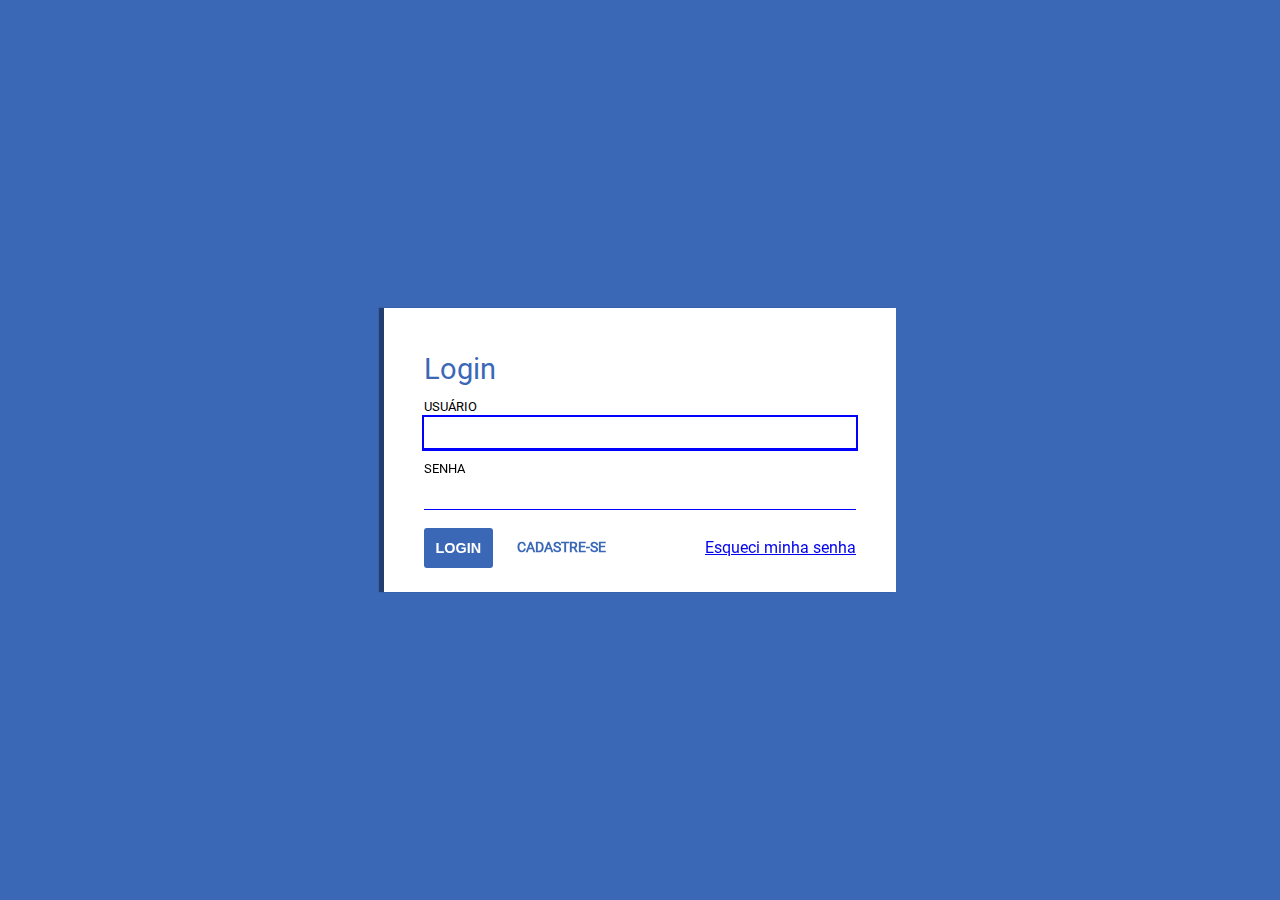
<file: Login-cadastro/index.html>
<!DOCTYPE html>
<html lang="pt-br">
<head>
    <meta charset="UTF-8">
    
    <title>Login</title>

    <link rel="stylesheet" href="estilo.css">
</head>
<body>
    <form action="" method="post" class="log">
         <fieldset class="log_group">
            <legend class="log_group_title">Login</legend>

            <label for="username" class="log_group_lab">Usuário</label>
            <input type="text" id="username" name="username" class="log_group_put" autofocus required>
            <!-- Colocando o autofocus para o usuário pode interagir rapidamente a seu login. -->

            <label for="password" class="log_group_lab">Senha</label>
            <input type="password" id="password" name="password" class="log_group_put" required>
            
            <!-- Dividindo a parte final da flex-box-->
            <div class="wrap-btn">
                <div class="login-container">
                    <input type="submit" value="Login" class="btn-login">
                    <a href="cadastro.html" class="btn-cadastra">Cadastre-se</a>
                </div>

                <span><a href="cadastro.html">Esqueci minha senha</a></span>
            </div>
           
        </fieldset>
    </form>    
</body>
</html>
</file>
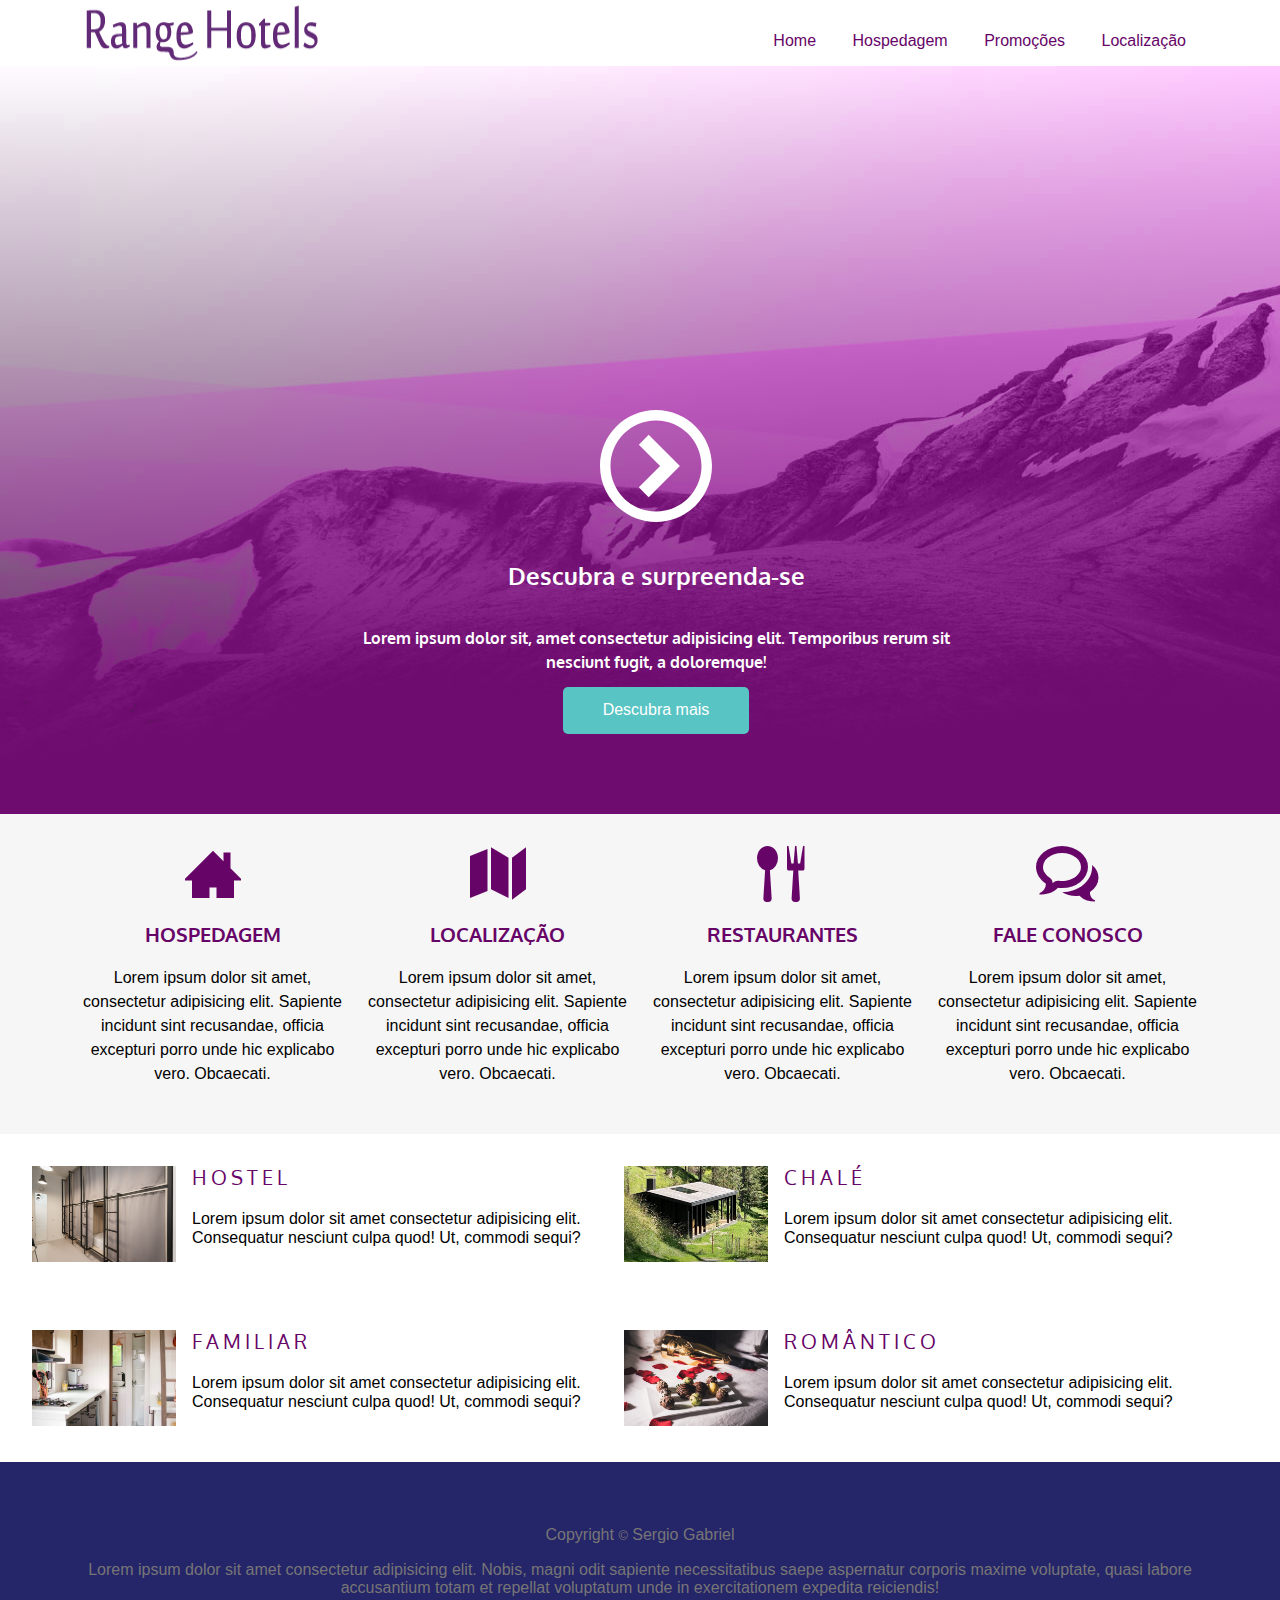
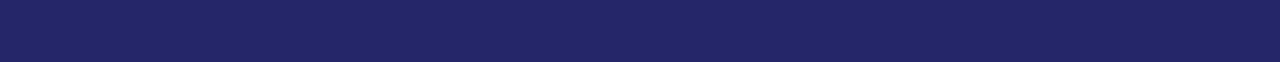
<file: Projeto-AngelsHosters/index.html>
<!DOCTYPE html>
<html lang="en">
<head>
    <meta charset="UTF-8">
    <meta name="viewport" content="width=device-width, initial-scale=1.0">
    <title>Angel Hosters</title>

    <link rel="preconnect" href="https://fonts.googleapis.com">
    <link rel="preconnect" href="https://fonts.gstatic.com" crossorigin>
    <link href="https://fonts.googleapis.com/css2?family=Oxygen:wght@300;400;700&display=swap" rel="stylesheet">

    <link rel="stylesheet" href="assets/icomoon-icon/style.css">

    <link rel="stylesheet" href="css/normalize.css">
    <link rel="stylesheet" href="css/style-sheet.css">
</head>
<body>
    <main>
        <header class="angels-header limiter">
            <img src="images/logo_mob.png" alt="Logo Angel Hosters">
            <nav>
                <ul class="angels-header-nav">
                    <li><a href="#">Home</a></li>
                    <li><a href="#">Hospedagem</a></li>
                    <li><a href="#">Promoções</a></li>
                    <li><a href="#">Localização</a></li>
                </ul>
            </nav>
        </header>
    
        <section class="heroAngels">
            <div class="limiter">
                <div class="heroAngels-iconPlay">
                    <img src="images/icon_play.svg" alt="">
                </div>
                <h1 class="heroAngels-title">
                Descubra e surpreenda-se
                </h1>
                <h2 class="heroAngels-subtitle">Lorem ipsum dolor sit, amet consectetur adipisicing elit. Temporibus rerum sit nesciunt fugit, a doloremque!</h2>

                <a href="#" class="heroAngels-btn">Descubra mais</a>
            </div>
        </section>

        <section class="middleContent">
        
            <div class="limiter row">

                <article class="col col-sm-12 col-md-6 col-xl-3">
                    <a href="#">
                        <span class="icon-home3"></span>
                        <h3 class="middleContent-title">Hospedagem</h3>
                        <p>Lorem ipsum dolor sit amet, consectetur adipisicing elit. Sapiente incidunt sint recusandae, officia excepturi porro unde hic explicabo vero. Obcaecati.</p>
                    </a>
                </article>

                <article class="col col-sm-12 col-md-6 col-xl-3">
                    <a href="#">
                        <span class="icon-map"></span>
                        <h3 class="middleContent-title">Localização</h3>
                        <p>Lorem ipsum dolor sit amet, consectetur adipisicing elit. Sapiente incidunt sint recusandae, officia excepturi porro unde hic explicabo vero. Obcaecati.</p>
                    </a>
                </article>

                <article class="col col-sm-12 col-md-6 col-xl-3">
                
                    <a href="#">
                        <span class="icon-spoon-knife"></span>
                        <h3 class="middleContent-title">Restaurantes</h3>
                        <p>Lorem ipsum dolor sit amet, consectetur adipisicing elit. Sapiente incidunt sint recusandae, officia excepturi porro unde hic explicabo vero. Obcaecati.</p>
                    </a>
                </article>

                <article class="col col-sm-12 col-md-6 col-xl-3">

                    <a href="#">
                        <span class="icon-bubbles4"></span>
                        <h3 class="middleContent-title">Fale Conosco</h3>
                        <p>Lorem ipsum dolor sit amet, consectetur adipisicing elit. Sapiente incidunt sint recusandae, officia excepturi porro unde hic explicabo vero. Obcaecati.</p>
                    </a>
                </article>
            </div>
        </section>

        <section class="mainContent">
            <div class="row maxWidth">
                <article class="mainContent-article col-sm-12 col-xl-6">
                    <div class="mainContent-img">
                        <img src="images/hostel.png" alt="Hostel">
                    </div>
                    <div class="mainContent-text">
                        <h3 class="mainContent-title">Hostel</h3>
                        <p>Lorem ipsum dolor sit amet consectetur adipisicing elit. Consequatur nesciunt culpa quod! Ut, commodi sequi?</p>
                    </div>
                </article>

                <article class="mainContent-article col-sm-12 col-xl-6">
                    <div class="mainContent-img">
                        <img src="images/chale.png" alt="Chalé">
                    </div>
                    <div class="mainContent-text">
                        <h3 class="mainContent-title">Chalé</h3>
                        <p>Lorem ipsum dolor sit amet consectetur adipisicing elit. Consequatur nesciunt culpa quod! Ut, commodi sequi?</p>
                    </div>
                </article>

                <article class="mainContent-article col-sm-12 col-xl-6">
                    <div class="mainContent-img">
                        <img src="images/familiar.png" alt="Familiar">
                    </div>
                    <div class="mainContent-text">
                        <h3 class="mainContent-title">Familiar</h3>
                        <p>Lorem ipsum dolor sit amet consectetur adipisicing elit. Consequatur nesciunt culpa quod! Ut, commodi sequi?</p>
                    </div>
                </article>

                <article class="mainContent-article col-sm-12 col-xl-6">
                    <div class="mainContent-img">
                        <img src="images/romantico.png" alt="Romântico">
                    </div>
                    <div class="mainContent-text">
                        <h3 class="mainContent-title">Romântico</h3>
                        <p>Lorem ipsum dolor sit amet consectetur adipisicing elit. Consequatur nesciunt culpa quod! Ut, commodi sequi?</p>
                    </div>
                </article>
            </div>
        </section>

        <footer class="footerAngels">
            <p class="footerAngels-copy">Copyright <small>&copy;</small> Sergio Gabriel</p>
            <p>Lorem ipsum dolor sit amet consectetur adipisicing elit. Nobis, magni odit sapiente necessitatibus saepe aspernatur corporis maxime voluptate, quasi labore accusantium totam et repellat voluptatum unde in exercitationem expedita reiciendis!</p>
        </footer>

    </main>
</body>
</html>
</file>
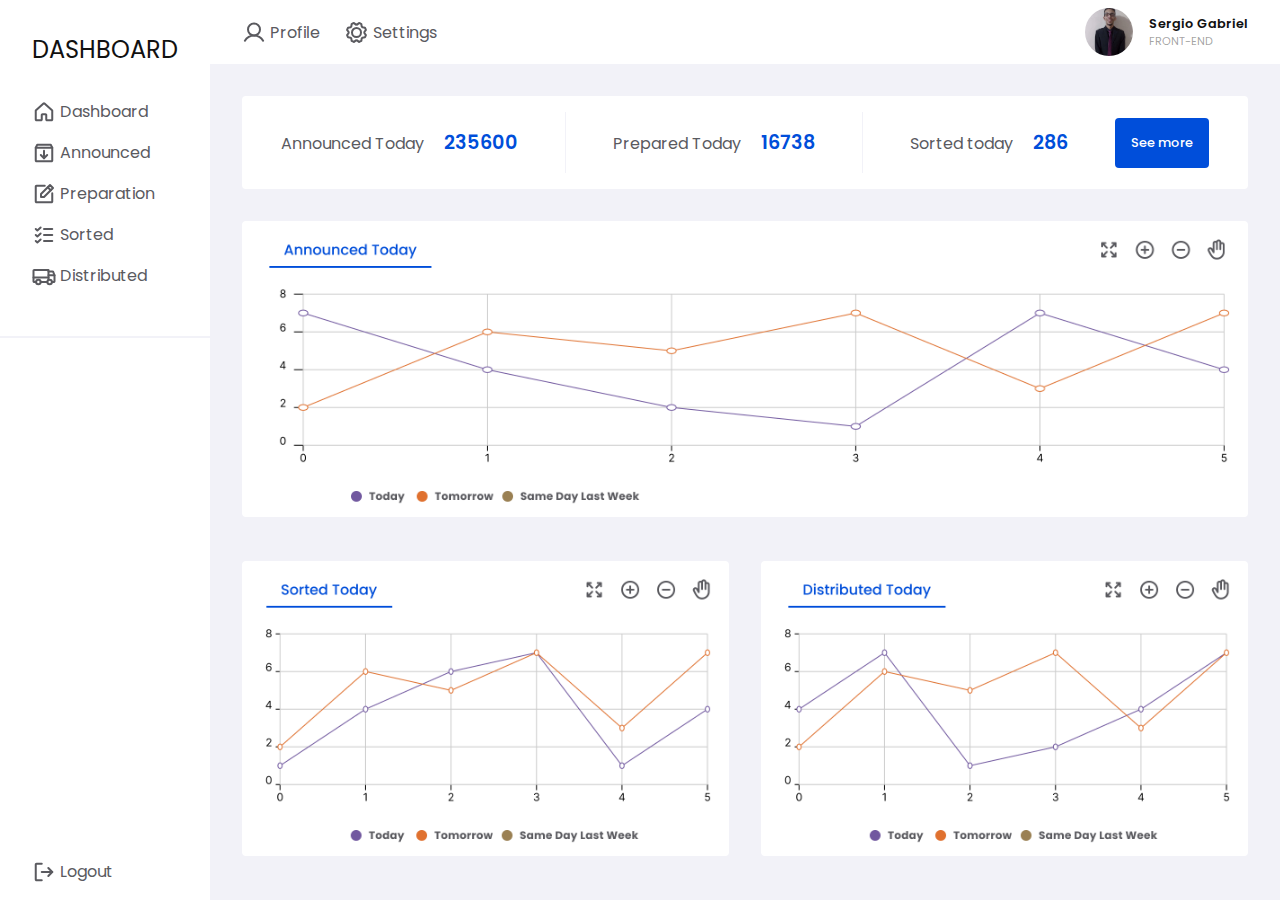
<file: Projeto-dashboard/index.html>
<!DOCTYPE html>
<html lang="pt-br">

<head>
    <meta charset="UTF-8">
    <meta name="viewport" content="width=device-width, initial-scale=1.0">
    <title>Project Dashboard</title>
    <link rel="preconnect" href="https://fonts.googleapis.com">
    <link rel="preconnect" href="https://fonts.gstatic.com" crossorigin>
    <link href="https://fonts.googleapis.com/css2?family=Poppins:wght@500;600&display=swap" rel="stylesheet">
    <link rel="stylesheet" href="estilo.css">
</head>

<body>
    <nav class="mainNav">
        <a href="index.html" class="mainNav_linkLogo">Dashboard</a>

        <div class="mainNav_menus">
            <ul class="mainNav_menu">
                <li>
                    <a href="#">
                        <svg width="24" height="24" viewBox="0 0 24 24" fill="none" xmlns="http://www.w3.org/2000/svg">
                            <path
                                d="M14.25 19.499V14.999C14.25 14.8001 14.171 14.6093 14.0303 14.4686C13.8897 14.328 13.6989 14.249 13.5 14.249H10.5C10.3011 14.249 10.1103 14.328 9.96967 14.4686C9.82902 14.6093 9.75 14.8001 9.75 14.999V19.499C9.75 19.6979 9.67098 19.8887 9.53033 20.0293C9.38968 20.17 9.19891 20.249 9 20.249H4.5C4.30109 20.249 4.11032 20.17 3.96967 20.0293C3.82902 19.8887 3.75 19.6979 3.75 19.499V10.8271C3.75168 10.7233 3.77411 10.6209 3.81597 10.5259C3.85783 10.4309 3.91828 10.3453 3.99375 10.274L11.4937 3.45836C11.632 3.33187 11.8126 3.26172 12 3.26172C12.1874 3.26172 12.368 3.33187 12.5062 3.45836L20.0062 10.274C20.0817 10.3453 20.1422 10.4309 20.184 10.5259C20.2259 10.6209 20.2483 10.7233 20.25 10.8271V19.499C20.25 19.6979 20.171 19.8887 20.0303 20.0293C19.8897 20.17 19.6989 20.249 19.5 20.249H15C14.8011 20.249 14.6103 20.17 14.4697 20.0293C14.329 19.8887 14.25 19.6979 14.25 19.499Z"
                                stroke="#5A5A5F" stroke-width="2" stroke-linecap="round" stroke-linejoin="round" />
                        </svg>
                        Dashboard
                    </a>
                </li>

                <li>
                    <a href="#">
                        <svg width="24" height="24" viewBox="0 0 24 24" fill="none" xmlns="http://www.w3.org/2000/svg">
                            <path
                                d="M19.5 20.25H4.5C4.30109 20.25 4.11032 20.171 3.96967 20.0303C3.82902 19.8897 3.75 19.6989 3.75 19.5V6.75L5.25 3.75H18.75L20.25 6.75V19.5C20.25 19.6989 20.171 19.8897 20.0303 20.0303C19.8897 20.171 19.6989 20.25 19.5 20.25Z"
                                stroke="#5A5A5F" stroke-width="2" stroke-linecap="round" stroke-linejoin="round" />
                            <path d="M8.82227 14.0703L12.0004 17.2484L15.1785 14.0703" stroke="#5A5A5F" stroke-width="2"
                                stroke-linecap="round" stroke-linejoin="round" />
                            <path d="M12 9.75V17.25" stroke="#5A5A5F" stroke-width="2" stroke-linecap="round"
                                stroke-linejoin="round" />
                            <path d="M3.75 6.75H20.25" stroke="#5A5A5F" stroke-width="2" stroke-linecap="round"
                                stroke-linejoin="round" />
                        </svg>
                        Announced
                    </a>
                </li>

                <li>
                    <a href="#">
                        <svg width="24" height="24" viewBox="0 0 24 24" fill="none" xmlns="http://www.w3.org/2000/svg">
                            <path d="M12 15H9V12L18 3L21 6L12 15Z" stroke="#5A5A5F" stroke-width="2"
                                stroke-linecap="round" stroke-linejoin="round" />
                            <path d="M15.75 5.25L18.75 8.25" stroke="#5A5A5F" stroke-width="2" stroke-linecap="round"
                                stroke-linejoin="round" />
                            <path
                                d="M20.25 11.25V19.5C20.25 19.6989 20.171 19.8897 20.0303 20.0303C19.8897 20.171 19.6989 20.25 19.5 20.25H4.5C4.30109 20.25 4.11032 20.171 3.96967 20.0303C3.82902 19.8897 3.75 19.6989 3.75 19.5V4.5C3.75 4.30109 3.82902 4.11032 3.96967 3.96967C4.11032 3.82902 4.30109 3.75 4.5 3.75H12.75"
                                stroke="#5A5A5F" stroke-width="2" stroke-linecap="round" stroke-linejoin="round" />
                        </svg>
                        Preparation
                    </a>
                </li>

                <li>
                    <a href="#">
                        <svg width="24" height="24" viewBox="0 0 24 24" fill="none" xmlns="http://www.w3.org/2000/svg">
                            <path d="M12 12H20.25" stroke="#5A5A5F" stroke-width="2" stroke-linecap="round"
                                stroke-linejoin="round" />
                            <path d="M12 6H20.25" stroke="#5A5A5F" stroke-width="2" stroke-linecap="round"
                                stroke-linejoin="round" />
                            <path d="M12 18H20.25" stroke="#5A5A5F" stroke-width="2" stroke-linecap="round"
                                stroke-linejoin="round" />
                            <path d="M8.625 4.5L5.37187 7.5L3.75 6" stroke="#5A5A5F" stroke-width="2"
                                stroke-linecap="round" stroke-linejoin="round" />
                            <path d="M8.625 10.5L5.37187 13.5L3.75 12" stroke="#5A5A5F" stroke-width="2"
                                stroke-linecap="round" stroke-linejoin="round" />
                            <path d="M8.625 16.5L5.37187 19.5L3.75 18" stroke="#5A5A5F" stroke-width="2"
                                stroke-linecap="round" stroke-linejoin="round" />
                        </svg>
                        Sorted
                    </a>
                </li>

                <li>
                    <a href="#">

                        <svg width="24" height="24" viewBox="0 0 24 24" fill="none" xmlns="http://www.w3.org/2000/svg">
                            <path
                                d="M16.5 7.50002H20.4938C20.6432 7.49904 20.7894 7.54329 20.9132 7.62695C21.037 7.71061 21.1326 7.82977 21.1875 7.96877L22.5 11.25"
                                stroke="#5A5A5F" stroke-width="2" stroke-linecap="round" stroke-linejoin="round" />
                            <path d="M1.5 13.5H16.5" stroke="#5A5A5F" stroke-width="2" stroke-linecap="round"
                                stroke-linejoin="round" />
                            <path
                                d="M17.625 20.25C18.8676 20.25 19.875 19.2426 19.875 18C19.875 16.7574 18.8676 15.75 17.625 15.75C16.3824 15.75 15.375 16.7574 15.375 18C15.375 19.2426 16.3824 20.25 17.625 20.25Z"
                                stroke="#5A5A5F" stroke-width="2" stroke-miterlimit="10" />
                            <path
                                d="M6.375 20.25C7.61764 20.25 8.625 19.2426 8.625 18C8.625 16.7574 7.61764 15.75 6.375 15.75C5.13236 15.75 4.125 16.7574 4.125 18C4.125 19.2426 5.13236 20.25 6.375 20.25Z"
                                stroke="#5A5A5F" stroke-width="2" stroke-miterlimit="10" />
                            <path d="M15.375 18H8.625" stroke="#5A5A5F" stroke-width="2" stroke-linecap="round"
                                stroke-linejoin="round" />
                            <path
                                d="M4.125 18H2.25C2.05109 18 1.86032 17.921 1.71967 17.7803C1.57902 17.6397 1.5 17.4489 1.5 17.25V6.75C1.5 6.55109 1.57902 6.36032 1.71967 6.21967C1.86032 6.07902 2.05109 6 2.25 6H16.5V16.05"
                                stroke="#5A5A5F" stroke-width="2" stroke-linecap="round" stroke-linejoin="round" />
                            <path
                                d="M16.5 11.25H22.5V17.25C22.5 17.4489 22.421 17.6397 22.2803 17.7803C22.1397 17.921 21.9489 18 21.75 18H19.875"
                                stroke="#5A5A5F" stroke-width="2" stroke-linecap="round" stroke-linejoin="round" />
                        </svg>
                        Distributed
                    </a>
                </li>


            </ul>

            <ul class="mainNav_menu">
                <li>
                    <a href="#">
                        <svg width="24" height="24" viewBox="0 0 24 24" fill="none" xmlns="http://www.w3.org/2000/svg">
                            <path d="M16.3125 8.0625L20.25 12L16.3125 15.9375" stroke="#5A5A5F" stroke-width="2"
                                stroke-linecap="round" stroke-linejoin="round" />
                            <path d="M9.75 12H20.25" stroke="#5A5A5F" stroke-width="2" stroke-linecap="round"
                                stroke-linejoin="round" />
                            <path
                                d="M9.75 20.25H4.5C4.30109 20.25 4.11032 20.171 3.96967 20.0303C3.82902 19.8897 3.75 19.6989 3.75 19.5V4.5C3.75 4.30109 3.82902 4.11032 3.96967 3.96967C4.11032 3.82902 4.30109 3.75 4.5 3.75H9.75"
                                stroke="#5A5A5F" stroke-width="2" stroke-linecap="round" stroke-linejoin="round" />
                        </svg>
                        Logout
                    </a>
                </li>
            </ul>
        </div>
    </nav>

    <header class="topnav">
        <nav>
            <ul class="topnav_menu">
                <li>
                    <a href="#">
                        <svg width="24" height="25" viewBox="0 0 24 25" fill="none" xmlns="http://www.w3.org/2000/svg">
                            <path
                                d="M12 15.5C15.3137 15.5 18 12.8137 18 9.5C18 6.18629 15.3137 3.5 12 3.5C8.68629 3.5 6 6.18629 6 9.5C6 12.8137 8.68629 15.5 12 15.5Z"
                                stroke="#5A5A5F" stroke-width="2" stroke-miterlimit="10" />
                            <path
                                d="M2.90625 20.7508C3.82775 19.1544 5.15328 17.8287 6.74958 16.907C8.34588 15.9853 10.1567 15.5 12 15.5C13.8433 15.5 15.6541 15.9853 17.2504 16.907C18.8467 17.8287 20.1722 19.1544 21.0938 20.7508"
                                stroke="#5A5A5F" stroke-width="2" stroke-linecap="round" stroke-linejoin="round" />
                        </svg>
                        Profile
                    </a>
                </li>

                <li>
                    <a href="#">
                        <svg width="25" height="25" viewBox="0 0 25 25" fill="none" xmlns="http://www.w3.org/2000/svg">
                            <path
                                d="M12.4972 17C14.9825 17 16.9972 14.9853 16.9972 12.5C16.9972 10.0147 14.9825 8 12.4972 8C10.0119 8 7.99719 10.0147 7.99719 12.5C7.99719 14.9853 10.0119 17 12.4972 17Z"
                                stroke="#5A5A5F" stroke-width="2" stroke-linecap="round" stroke-linejoin="round" />
                            <path
                                d="M17.7195 6.60156C17.957 6.82031 18.182 7.04531 18.3945 7.27656L20.9538 7.64219C21.3708 8.36641 21.6923 9.14161 21.9101 9.94844L20.3538 12.0203C20.3538 12.0203 20.382 12.6578 20.3538 12.9766L21.9101 15.0484C21.6933 15.8556 21.3718 16.6309 20.9538 17.3547L18.3945 17.7203C18.3945 17.7203 17.9538 18.1797 17.7195 18.3953L17.3538 20.9547C16.6296 21.3717 15.8544 21.6931 15.0476 21.9109L12.9757 20.3547C12.6576 20.3828 12.3376 20.3828 12.0195 20.3547L9.94758 21.9109C9.14042 21.6941 8.36509 21.3727 7.64133 20.9547L7.27571 18.3953C7.04446 18.1766 6.81946 17.9516 6.60071 17.7203L4.04133 17.3547C3.62432 16.6305 3.30289 15.8553 3.08508 15.0484L4.64133 12.9766C4.64133 12.9766 4.61321 12.3391 4.64133 12.0203L3.08508 9.94844C3.30188 9.14127 3.62336 8.36594 4.04133 7.64219L6.60071 7.27656C6.81946 7.04531 7.04446 6.82031 7.27571 6.60156L7.64133 4.04219C8.36556 3.62517 9.14076 3.30375 9.94758 3.08594L12.0195 4.64219C12.3376 4.61406 12.6576 4.61406 12.9757 4.64219L15.0476 3.08594C15.8547 3.30274 16.6301 3.62421 17.3538 4.04219L17.7195 6.60156Z"
                                stroke="#5A5A5F" stroke-width="2" stroke-linecap="round" stroke-linejoin="round" />
                        </svg>

                        Settings
                    </a>
                </li>
            </ul>
        </nav>


        <section class="perfil">
            <div class="perfil_thumb">
                <img src="imagens/Sergio.jpg" alt="Sergio Gabriel">
            </div>
            <div>
                <div class="perfil_name">Sergio Gabriel</div>
                <div class="perfil_spec">Front-end</div>
            </div>
        </section>
    </header>
    <main>
        <section class="summary">
            <article>
                <span class="summary_description">Announced Today</span>
                <span class="summary_number">235600</span>
            </article>

            <div class="summary_separated"></div>

            <article>
                <span class="summary_description">Prepared Today</span>
                <span class="summary_number">16738</span>
            </article>
            
            <div class="summary_separated"></div>

            <article>
                <span class="summary_description">Sorted today</span>
                <span class="summary_number">286</span>
            </article>

            <a href="#" class="btn">See more</a>
        </section>

        <figure>
            <img src="imagens/chart1.png" alt="chart 1">
        </figure>

        <figure class="grid-half">
            <img src="imagens/chart2.png" alt="chart 2">
        </figure>

        <figure class="grid-half">
            <img src="imagens/chart3.png" alt="chart 3">
        </figure>
    </main>

</body>

</html>
</file>
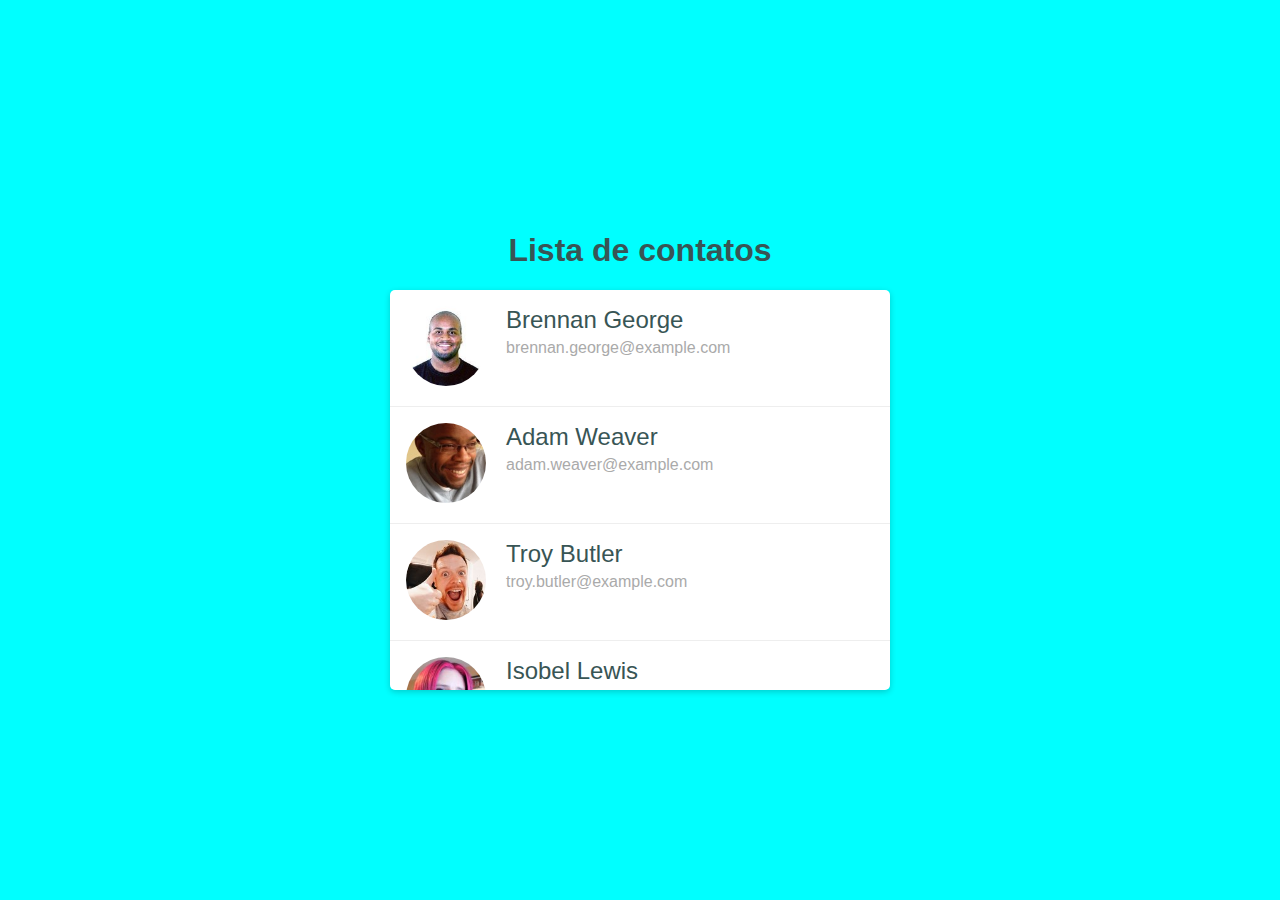
<file: Projeto_contatos(v1_v2)/index.html>
<!DOCTYPE html>
<html lang="en">

<head>
    <meta charset="UTF-8">
    <meta http-equiv="X-UA-Compatible" content="IE=edge">
    <meta name="viewport" content="width=device-width, initial-scale=1.0">
    <title>Lista de contatos</title>

    <link rel="stylesheet" href="estilo.css"> 
    <!-- estilo2.css para ver a versão alternativa deste projeto -->

</head>

<body>
    <h1 class="main-title">Lista de contatos</h1>

    <div class="list-wrapper"> <!--Utilizando um padrão de escrita BEM (Block Elements Modifiers)-->
        <ul class="list">
            <li class="list-item">
                <div class="divlist-item-imagem">
                    <img src="imagens/1.jpg" alt="Brennan George">
                </div>

                <div class="list-item__content">
                    <p class="list-item__name">
                        Brennan George
                    </p>
                    <p class="list-item__e-mail">brennan.george@example.com</p>
                </div>

                <div class="list-item__actions"> 
                    <a href="#"><img src="imagens/delete.png" alt="Delete"></a>
                    <a href="#"><img src="imagens/edit.png" alt="Edit"></a>
                </div>

            </li>
                
            <li class="list-item">
                <div class="divlist-item-imagem">
                    <img src="imagens/2.jpg" alt="Adam Weaver">
                </div>

                <div class="list-item__content">
                    <p class="list-item__name">
                        Adam Weaver
                    </p>
                    <p class="list-item__e-mail">adam.weaver@example.com</p>
                </div>

                <div class="list-item__actions"> 
                    <a href="#"><img src="imagens/delete.png" alt="Delete"></a>
                    <a href="#"><img src="imagens/edit.png" alt="Edit"></a>
                </div>

            </li>

            <li class="list-item">
                <div class="divlist-item-imagem">
                    <img src="imagens/3.jpg" alt="Troy Butler">
                </div>

                <div class="list-item__content">
                    <p class="list-item__name">
                        Troy Butler
                    </p>
                    <p class="list-item__e-mail">troy.butler@example.com</p>
                </div>

                <div class="list-item__actions"> 
                    <a href="#"><img src="imagens/delete.png" alt="Delete"></a>
                    <a href="#"><img src="imagens/edit.png" alt="Edit"></a>
                </div>

            </li>

            <li class="list-item">
                <div class="divlist-item-imagem">
                    <img src="imagens/4.jpg" alt="Isobel Lewis">
                </div>

                <div class="list-item__content">
                    <p class="list-item__name">
                        Isobel Lewis
                    </p>
                    <p class="list-item__e-mail">isobel.lewis@example.com</p>
                </div>

                <div class="list-item__actions"> 
                    <a href="#"><img src="imagens/delete.png" alt="Delete"></a>
                    <a href="#"><img src="imagens/edit.png" alt="Edit"></a>
                </div>

            </li>

            <li class="list-item">
                <div class="divlist-item-imagem">
                    <img src="imagens/5.jpg" alt="Lisa Garcia">
                </div>

                <div class="list-item__content">
                    <p class="list-item__name">
                        Lisa Garcia
                    </p>
                    <p class="list-item__e-mail">lisa.garcia@example.com</p>
                </div>

                <div class="list-item__actions"> 
                    <a href="#"><img src="imagens/delete.png" alt="Delete"></a>
                    <a href="#"><img src="imagens/edit.png" alt="Edit"></a>
                </div>

            </li>

            <li class="list-item">
                <div class="divlist-item-imagem">
                    <img src="imagens/6.jpg" alt="Carolyn Silva">
                </div>

                <div class="list-item__content">
                    <p class="list-item__name">
                       Carolyn Silva
                    </p>
                    <p class="list-item__e-mail">carolyn.       silva@example.com</p>
                </div>

                <div class="list-item__actions"> 
                    <a href="#"><img src="imagens/delete.png" alt="Delete"></a>
                    <a href="#"><img src="imagens/edit.png" alt="Edit"></a>
                </div>

            </li>
        </ul>
    </div>



</body>

</html>
</file>
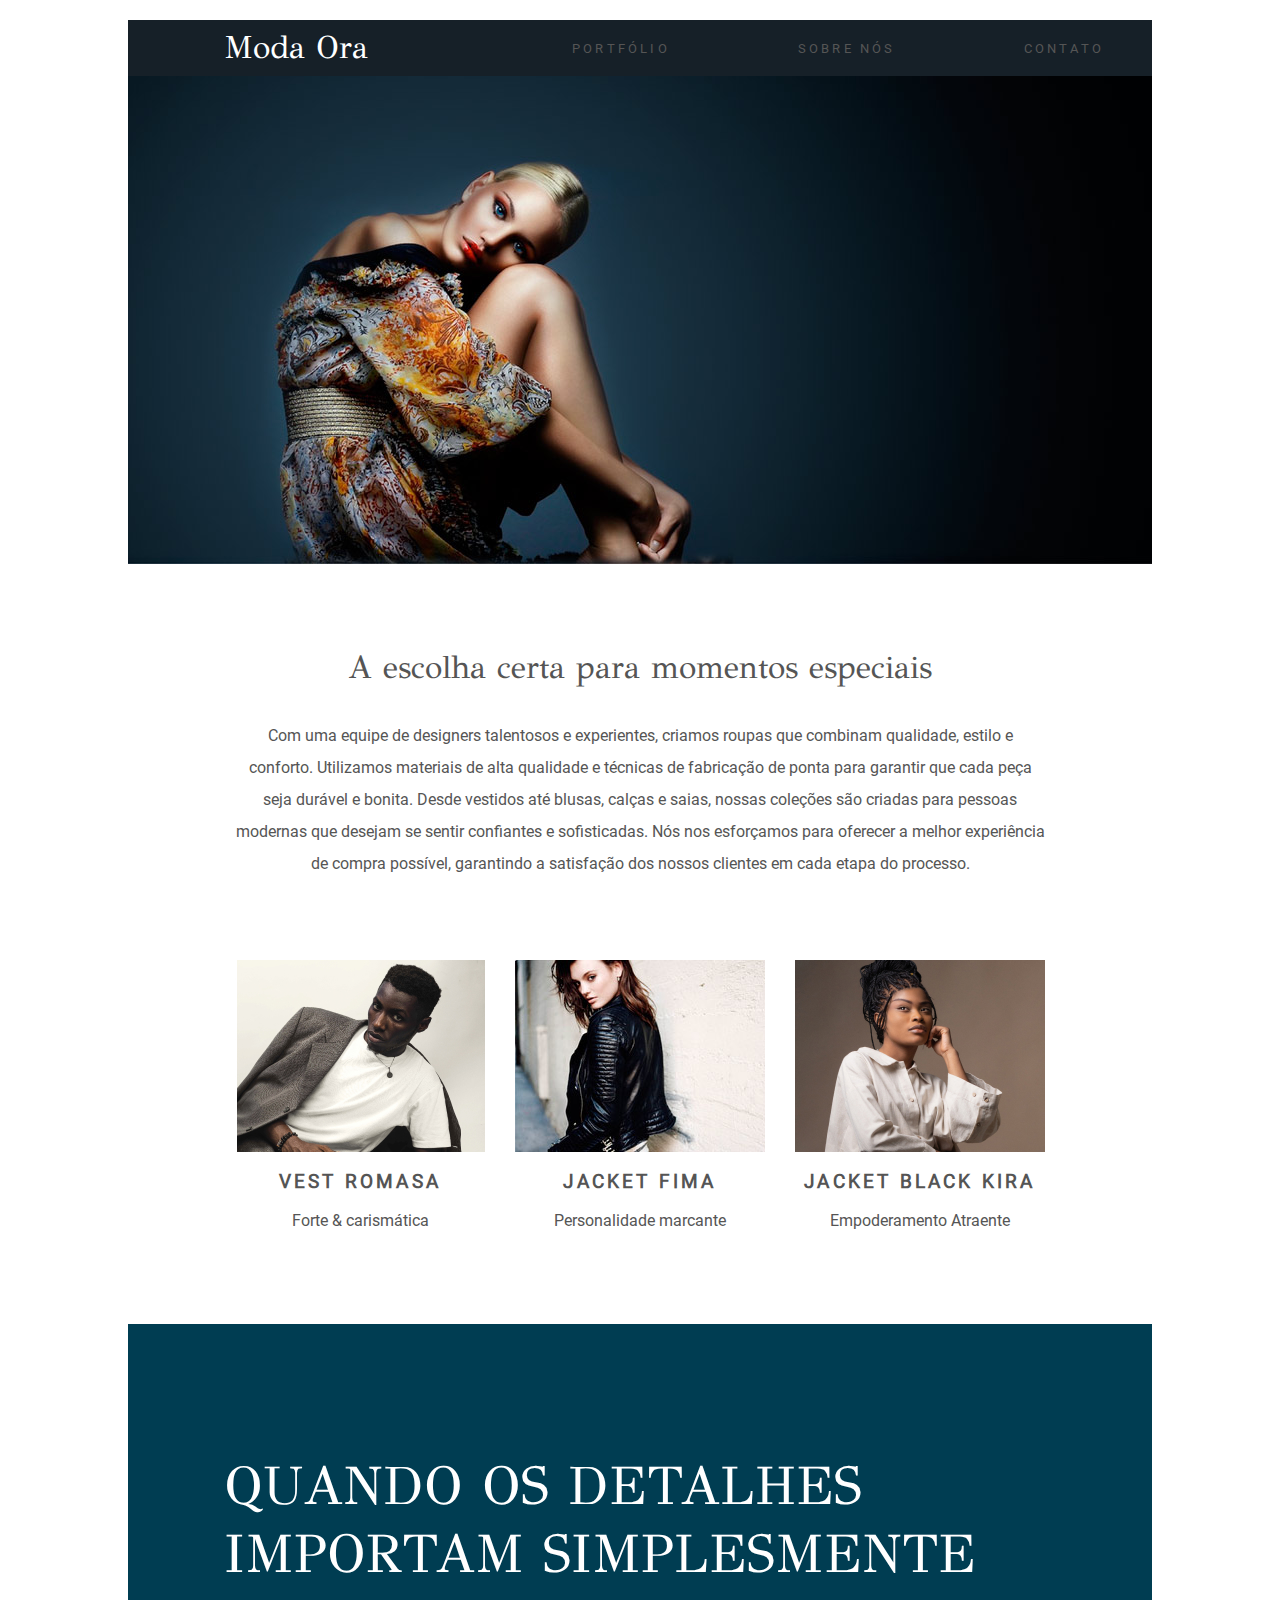
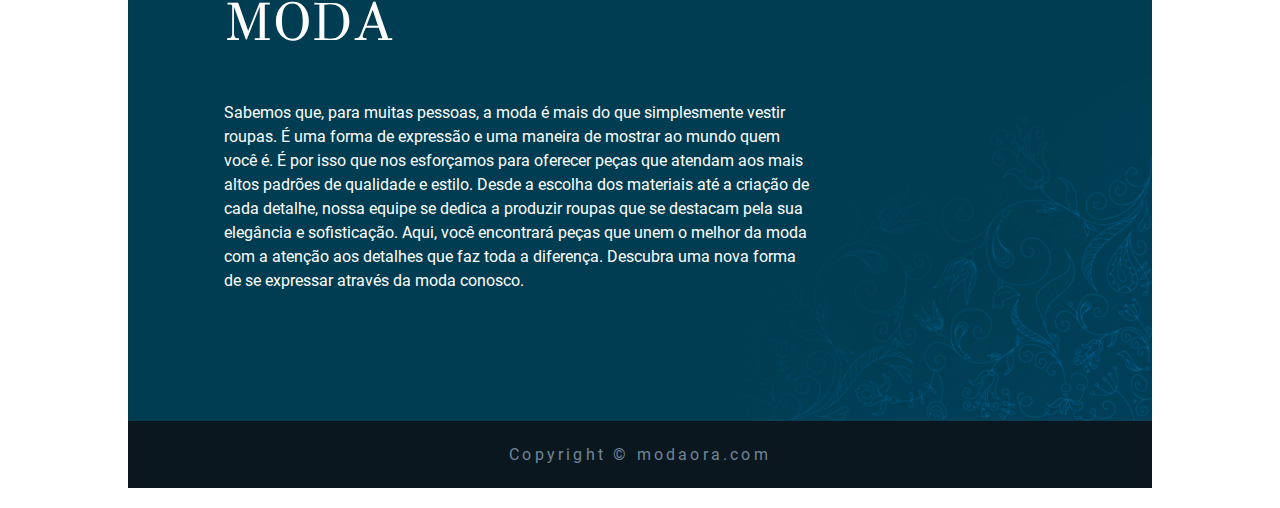
<file: Projeto-ModaOra-Inicio/inicio/index.html>
<!DOCTYPE html>
<html lang="pt-br">
<head>
    <meta charset="UTF-8">

    <title>Project Ora</title>


    <link rel="stylesheet" href="css/estilo.css">

    <meta name="author" content="Sergio Gabriel">
    <meta name="description" content="Site de Moda">
    <meta name="keywords" content="html5, css3, moda.">

    
</head>


<body>

    <div id="principal">

    <header class="cabecalho">
        <div class="cabecalho__logo">Moda Ora</div>

        <nav class="cabecalho__pages">
            <ul>
                <li><a href="#">Portfólio</a></li>   
                <li><a href="#">Sobre nós</a></li>
                <li><a href="#">Contato</a></li>
  
            </ul>
        </nav>

    </header>

    <img src="imagens/topo.jpg" alt="mulher loira posando">
    

    <section class="mid">
        <h2 class="mid__title">A escolha certa para momentos especiais</h2>

        <p class="mid__text">Com uma equipe de designers talentosos e experientes, criamos roupas que combinam qualidade, estilo e conforto. Utilizamos materiais de alta qualidade e técnicas de fabricação de ponta para garantir que cada peça seja durável e bonita. Desde vestidos até blusas, calças e saias, nossas coleções são criadas para pessoas modernas que desejam se sentir confiantes e sofisticadas. Nós nos esforçamos para oferecer a melhor experiência de compra possível, garantindo a satisfação dos nossos clientes em cada etapa do processo.

        </p>
        <div class="mid-box">
            <div class="moda">
                <img src="imagens/modelo5.jpg" alt="Modelo masculino posando">
                <h3>Vest Romasa</h3>
                <p>Forte & carismática</p>
            </div>

            <div class="moda">
                <img src="imagens/modelo3.jpg" alt="Modelo feminina posando">
                <h3>Jacket Fima</h3>
                <p>Personalidade marcante</p>
            </div>

            <div class="moda">
                <img src="imagens/modelo4.jpg" alt="Modelo masculino posando">
                <h3>Jacket Black Kira</h3>
                <p>Empoderamento Atraente</p>
            </div>
        </div>
    </section>

    <section class="end">
        <h2 class="end__title">Quando os detalhes importam simplesmente moda</h2>

        <p class="end__p">Sabemos que, para muitas pessoas, a moda é mais do que simplesmente vestir roupas. É uma forma de expressão e uma maneira de mostrar ao mundo quem você é. É por isso que nos esforçamos para oferecer peças que atendam aos mais altos padrões de qualidade e estilo. Desde a escolha dos materiais até a criação de cada detalhe, nossa equipe se dedica a produzir roupas que se destacam pela sua elegância e sofisticação. Aqui, você encontrará peças que unem o melhor da moda com a atenção aos detalhes que faz toda a diferença. Descubra uma nova forma de se expressar através da moda conosco.
        </p>
    </section>

    <footer>Copyright © modaora.com</footer>

</div>
</body>
</html>
</file>
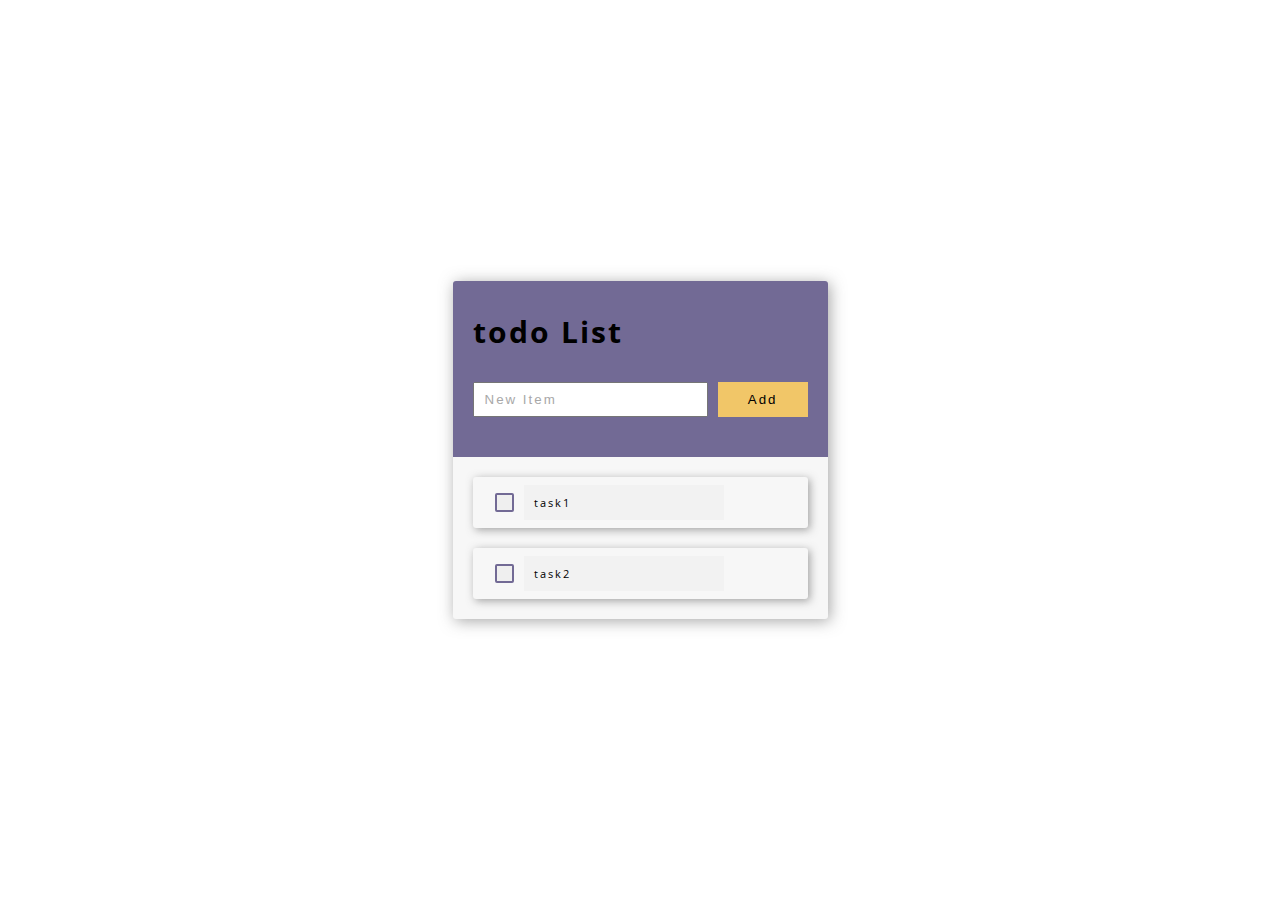
<file: Lista_de_tarefas/todolist.html>
<!DOCTYPE html>
<html lang="en">

<head>
    <meta charset="UTF-8">
    <meta name="viewport" content="width=device-width, initial-scale=1.0">
    <title>To-do List</title>
    <link href="https://fonts.googleapis.com/css2?family=Open+Sans&display=swap" rel="stylesheet">
    <link rel="stylesheet" href="https://use.fontawesome.com/releases/v5.8.1/css/all.css"
        integrity="sha384-50oBUHEmvpQ+1lW4y57PTFmhCaXp0ML5d60M1M7uH2+nqUivzIebhndOJK28anvf" crossorigin="anonymous">
    <link rel="stylesheet" href="css/todolist.css">


</head>

<body>

    <div class="todo-list__app">

        <div class="todo-add-item__container">
            <h1 class="heading">todo List</h1>
            <form action="#" class="todo-add-item" id="todo-add">
                <input class="inputItem" id="item-input" type="text" name="text" placeholder="New Item">
                <input id="add-item" type="submit" value="Add">
            </form>
        </div>

        <div class="todo-list__container">
            <ul id="todo-list">
            </ul>
        </div>

    </div>

   


    <script src="js/todolist.js"></script>
</body>

</html>
</file>
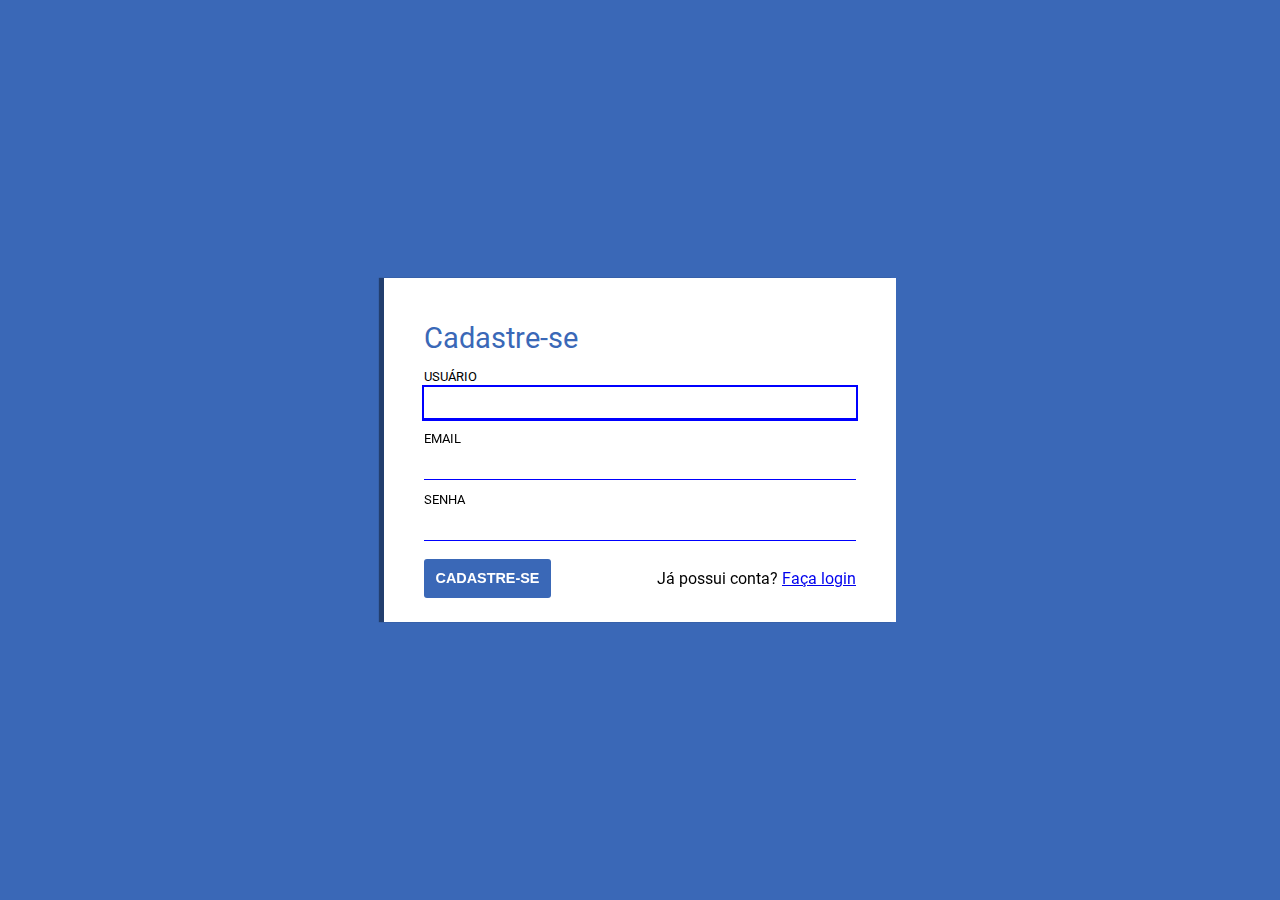
<file: Login-cadastro/cadastro.html>
<!DOCTYPE html>
<html lang="pt-br">
<head>
    <meta charset="UTF-8">
  
    <title>Cadastro</title>

    <link rel="stylesheet" href="estilo.css">
</head>
<body>

    <form action="index.html" method="get" class="log">

        <fieldset class="log_group">
           <legend class="log_group_title">Cadastre-se</legend>

           <label for="username" class="log_group_lab">Usuário</label>
           <input type="text" id="username" name="username" class="log_group_put" autofocus required>
           

           <label for="email" class="log_group_lab">Email</label>
           <input type="email" id="email" name="email" class="log_group_put" required>

           <label for="password" class="log_group_lab">Senha</label>
           <input type="password" id="password" name="password" class="log_group_put" required>
           
           
           <div class="wrap-btn">
               <div class="login-container">
                   <input type="submit" value="Cadastre-se" class="btn-login">    
               </div>

               <span class="Forgot-pass">Já possui conta? <a href="index.html">Faça login</a></span></div>
          
       </fieldset>
   </form>     
    
</body>
</html>
</file>
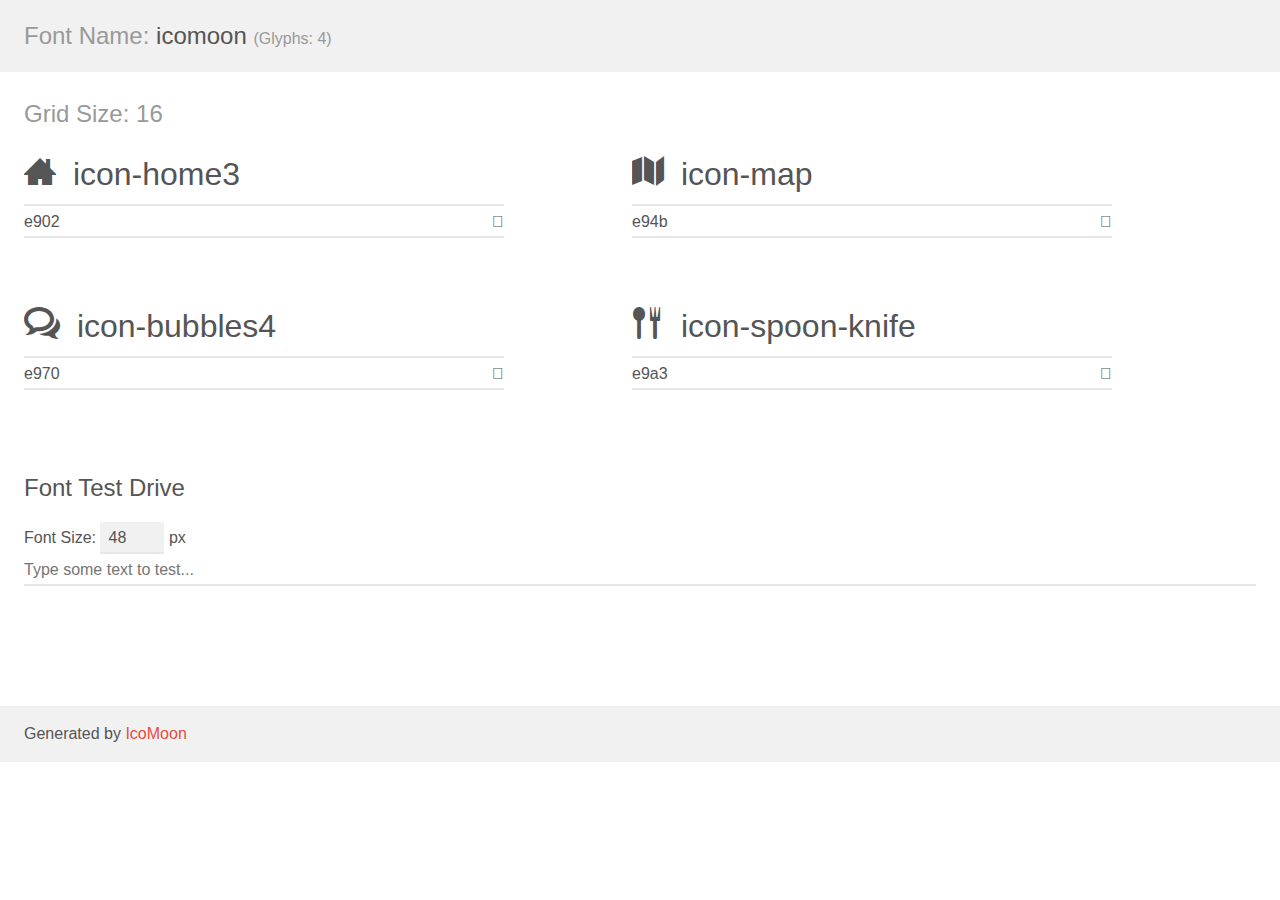
<file: Projeto-AngelsHosters/assets/icomoon-icon/demo.html>
<!doctype html>
<html>
<head>
    <meta charset="utf-8">
    <title>IcoMoon Demo</title>
    <meta name="description" content="An Icon Font Generated By IcoMoon.io">
    <meta name="viewport" content="width=device-width, initial-scale=1">
    <link rel="stylesheet" href="demo-files/demo.css">
    <link rel="stylesheet" href="style.css"></head>
<body>
    <div class="bgc1 clearfix">
        <h1 class="mhmm mvm"><span class="fgc1">Font Name:</span> icomoon <small class="fgc1">(Glyphs:&nbsp;4)</small></h1>
    </div>
    <div class="clearfix mhl ptl">
        <h1 class="mvm mtn fgc1">Grid Size: 16</h1>
        <div class="glyph fs1">
            <div class="clearfix bshadow0 pbs">
                <span class="icon-home3"></span>
                <span class="mls"> icon-home3</span>
            </div>
            <fieldset class="fs0 size1of1 clearfix hidden-false">
                <input type="text" readonly value="e902" class="unit size1of2" />
                <input type="text" maxlength="1" readonly value="&#xe902;" class="unitRight size1of2 talign-right" />
            </fieldset>
            <div class="fs0 bshadow0 clearfix hidden-true">
                <span class="unit pvs fgc1">liga: </span>
                <input type="text" readonly value="home3, house3" class="liga unitRight" />
            </div>
        </div>
        <div class="glyph fs1">
            <div class="clearfix bshadow0 pbs">
                <span class="icon-map"></span>
                <span class="mls"> icon-map</span>
            </div>
            <fieldset class="fs0 size1of1 clearfix hidden-false">
                <input type="text" readonly value="e94b" class="unit size1of2" />
                <input type="text" maxlength="1" readonly value="&#xe94b;" class="unitRight size1of2 talign-right" />
            </fieldset>
            <div class="fs0 bshadow0 clearfix hidden-true">
                <span class="unit pvs fgc1">liga: </span>
                <input type="text" readonly value="map, guide" class="liga unitRight" />
            </div>
        </div>
        <div class="glyph fs1">
            <div class="clearfix bshadow0 pbs">
                <span class="icon-bubbles4"></span>
                <span class="mls"> icon-bubbles4</span>
            </div>
            <fieldset class="fs0 size1of1 clearfix hidden-false">
                <input type="text" readonly value="e970" class="unit size1of2" />
                <input type="text" maxlength="1" readonly value="&#xe970;" class="unitRight size1of2 talign-right" />
            </fieldset>
            <div class="fs0 bshadow0 clearfix hidden-true">
                <span class="unit pvs fgc1">liga: </span>
                <input type="text" readonly value="bubbles4, comments4" class="liga unitRight" />
            </div>
        </div>
        <div class="glyph fs1">
            <div class="clearfix bshadow0 pbs">
                <span class="icon-spoon-knife"></span>
                <span class="mls"> icon-spoon-knife</span>
            </div>
            <fieldset class="fs0 size1of1 clearfix hidden-false">
                <input type="text" readonly value="e9a3" class="unit size1of2" />
                <input type="text" maxlength="1" readonly value="&#xe9a3;" class="unitRight size1of2 talign-right" />
            </fieldset>
            <div class="fs0 bshadow0 clearfix hidden-true">
                <span class="unit pvs fgc1">liga: </span>
                <input type="text" readonly value="spoon-knife, food" class="liga unitRight" />
            </div>
        </div>
    </div>

    <!--[if gt IE 8]><!-->
    <div class="mhl clearfix mbl">
        <h1>Font Test Drive</h1>
        <label>
            Font Size: <input id="fontSize" type="number" class="textbox0 mbm"
            min="8" value="48" />
            px
        </label>
        <input id="testText" type="text" class="phl size1of1 mvl"
        placeholder="Type some text to test..." value=""/>
        <div id="testDrive" class="icon-" style="font-family: icomoon">&nbsp;
        </div>
    </div>
    <!--<![endif]-->
    <div class="bgc1 clearfix">
        <p class="mhl">Generated by <a href="https://icomoon.io/app">IcoMoon</a></p>
    </div>

    <script src="demo-files/demo.js"></script>
</body>
</html>
</file>
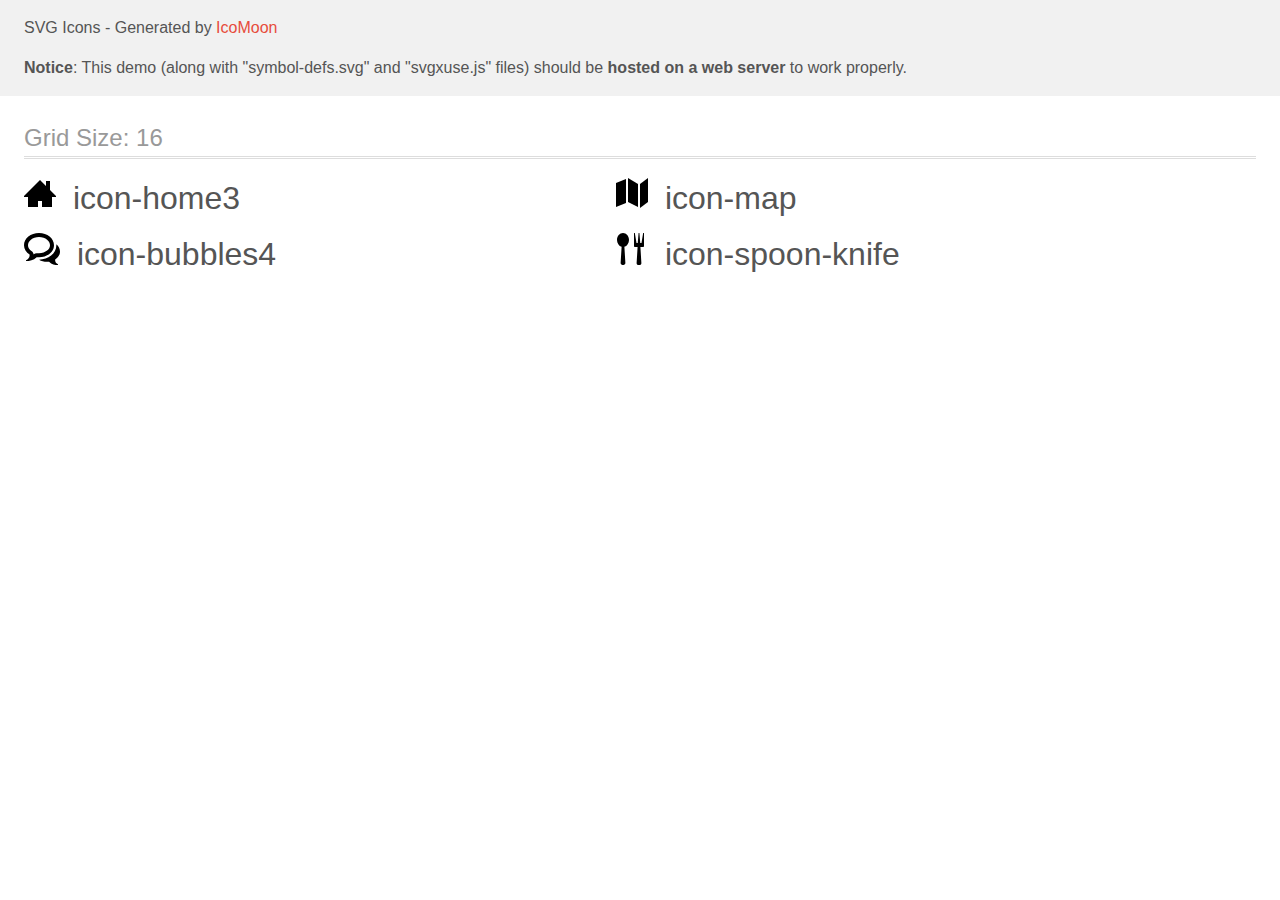
<file: Projeto-AngelsHosters/assets/icomoon-svg/demo-external-svg.html>
<!doctype html>
<html>
<head>
    <title>IcoMoon - SVG Icons</title>
    <meta charset="utf-8">
    <meta name="viewport" content="width=device-width, initial-scale=1">
    <link rel="stylesheet" href="demo-files/demo.css">
    <link rel="stylesheet" href="style.css">
</head>
<body>
<header class="bgc1 clearfix">
<div class="mhl">
    <p>SVG Icons - Generated by <a href="https://icomoon.io/app">IcoMoon</a></p><p><strong>Notice</strong>: This demo (along with "symbol-defs.svg" and "svgxuse.js" files) should be <b>hosted on a web server</b> to work properly.</p>
</div>
</header>
    <div class="clearfix mhl ptl">
        <h1 class="mvm mtn fgc1">Grid Size: 16</h1>
        <div class="glyph fs1">
            <div class="clearfix pbs">
                <svg class="icon icon-home3"><use xlink:href="symbol-defs.svg#icon-home3"></use></svg><span class="name"> icon-home3</span>
            </div>
        </div>
        <div class="glyph fs1">
            <div class="clearfix pbs">
                <svg class="icon icon-map"><use xlink:href="symbol-defs.svg#icon-map"></use></svg><span class="name"> icon-map</span>
            </div>
        </div>
        <div class="glyph fs1">
            <div class="clearfix pbs">
                <svg class="icon icon-bubbles4"><use xlink:href="symbol-defs.svg#icon-bubbles4"></use></svg><span class="name"> icon-bubbles4</span>
            </div>
        </div>
        <div class="glyph fs1">
            <div class="clearfix pbs">
                <svg class="icon icon-spoon-knife"><use xlink:href="symbol-defs.svg#icon-spoon-knife"></use></svg><span class="name"> icon-spoon-knife</span>
            </div>
        </div>
  </div>
<script defer src="svgxuse.js"></script>
</body>
</html>
</file>
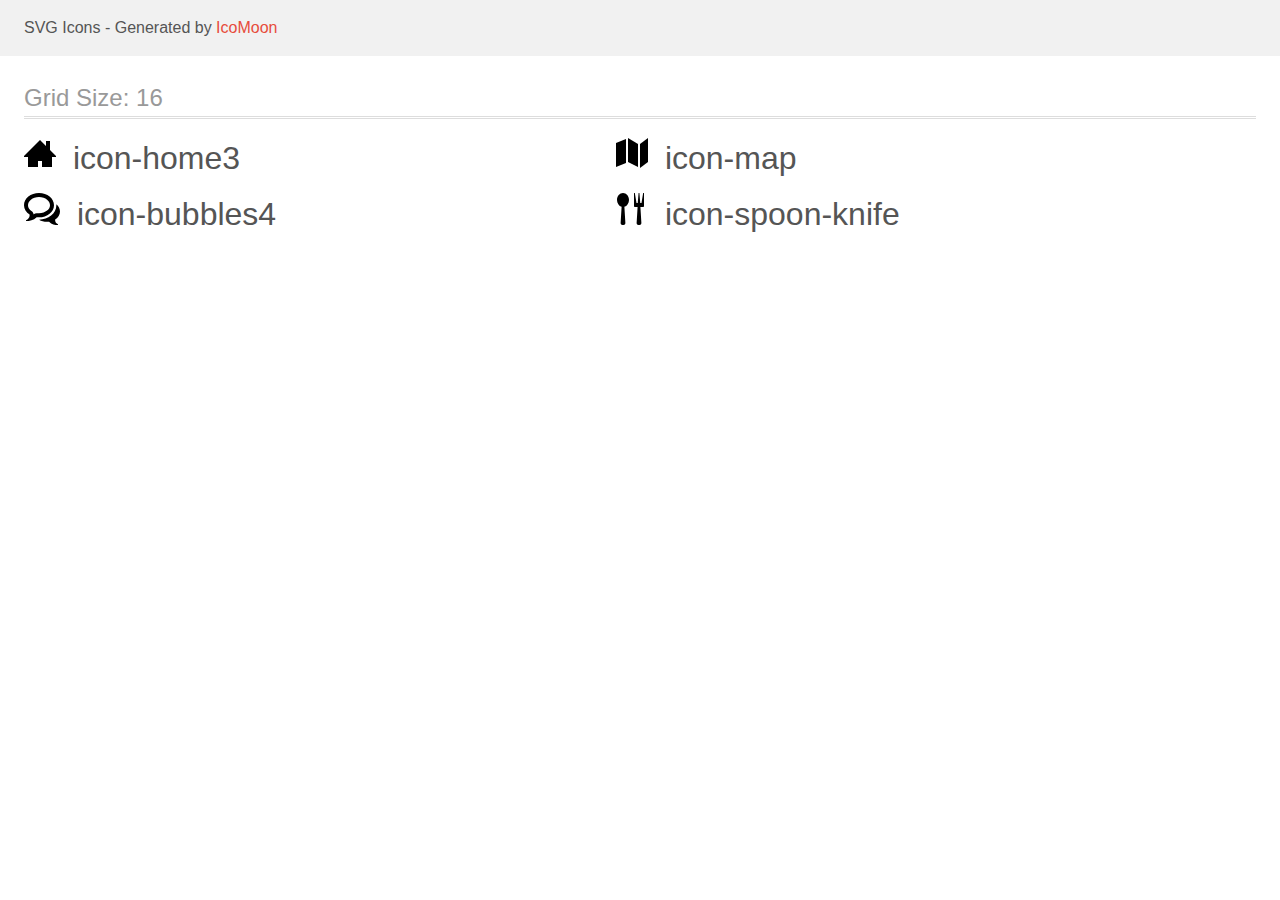
<file: Projeto-AngelsHosters/assets/icomoon-svg/demo.html>
<!doctype html>
<html>
<head>
    <title>IcoMoon - SVG Icons</title>
    <meta charset="utf-8">
    <meta name="viewport" content="width=device-width, initial-scale=1">
    <link rel="stylesheet" href="demo-files/demo.css">
    <link rel="stylesheet" href="style.css">
</head>
<body>
<svg aria-hidden="true" style="position: absolute; width: 0; height: 0; overflow: hidden;" version="1.1" xmlns="http://www.w3.org/2000/svg" xmlns:xlink="http://www.w3.org/1999/xlink">
<defs>
<symbol id="icon-home3" viewBox="0 0 32 32">
<path d="M32 19l-6-6v-9h-4v5l-6-6-16 16v1h4v10h10v-6h4v6h10v-10h4z"></path>
</symbol>
<symbol id="icon-map" viewBox="0 0 32 32">
<path d="M0 6l10-4v24l-10 4z"></path>
<path d="M12 1l10 6v23l-10-5z"></path>
<path d="M24 7l8-6v24l-8 6z"></path>
</symbol>
<symbol id="icon-bubbles4" viewBox="0 0 36 32">
<path d="M15 4c-1.583 0-3.112 0.248-4.543 0.738-1.341 0.459-2.535 1.107-3.547 1.926-1.876 1.518-2.91 3.463-2.91 5.474 0 1.125 0.315 2.217 0.935 3.247 0.646 1.073 1.622 2.056 2.821 2.842 0.951 0.624 1.592 1.623 1.761 2.748 0.028 0.187 0.051 0.375 0.068 0.564 0.085-0.079 0.169-0.16 0.254-0.244 0.754-0.751 1.771-1.166 2.823-1.166 0.167 0 0.335 0.011 0.503 0.032 0.605 0.077 1.223 0.116 1.836 0.116 1.583 0 3.112-0.248 4.543-0.738 1.341-0.459 2.535-1.107 3.547-1.926 1.876-1.518 2.91-3.463 2.91-5.474s-1.033-3.956-2.91-5.474c-1.012-0.819-2.206-1.467-3.547-1.926-1.431-0.49-2.96-0.738-4.543-0.738zM15 0v0c8.284 0 15 5.435 15 12.139s-6.716 12.139-15 12.139c-0.796 0-1.576-0.051-2.339-0.147-3.222 3.209-6.943 3.785-10.661 3.869v-0.785c2.008-0.98 3.625-2.765 3.625-4.804 0-0.285-0.022-0.564-0.063-0.837-3.392-2.225-5.562-5.625-5.562-9.434 0-6.704 6.716-12.139 15-12.139zM31.125 27.209c0 1.748 1.135 3.278 2.875 4.118v0.673c-3.223-0.072-6.181-0.566-8.973-3.316-0.661 0.083-1.337 0.126-2.027 0.126-2.983 0-5.732-0.805-7.925-2.157 4.521-0.016 8.789-1.464 12.026-4.084 1.631-1.32 2.919-2.87 3.825-4.605 0.961-1.84 1.449-3.799 1.449-5.825 0-0.326-0.014-0.651-0.039-0.974 2.268 1.873 3.664 4.426 3.664 7.24 0 3.265-1.88 6.179-4.82 8.086-0.036 0.234-0.055 0.474-0.055 0.718z"></path>
</symbol>
<symbol id="icon-spoon-knife" viewBox="0 0 32 32">
<path d="M7 0c-3.314 0-6 3.134-6 7 0 3.31 1.969 6.083 4.616 6.812l-0.993 16.191c-0.067 1.098 0.778 1.996 1.878 1.996h1c1.1 0 1.945-0.898 1.878-1.996l-0.993-16.191c2.646-0.729 4.616-3.502 4.616-6.812 0-3.866-2.686-7-6-7zM27.167 0l-1.667 10h-1.25l-0.833-10h-0.833l-0.833 10h-1.25l-1.667-10h-0.833v13c0 0.552 0.448 1 1 1h2.604l-0.982 16.004c-0.067 1.098 0.778 1.996 1.878 1.996h1c1.1 0 1.945-0.898 1.878-1.996l-0.982-16.004h2.604c0.552 0 1-0.448 1-1v-13h-0.833z"></path>
</symbol>
</defs>
</svg>

<header class="bgc1 clearfix">
<div class="mhl">
    <p>SVG Icons - Generated by <a href="https://icomoon.io/app">IcoMoon</a></p>
</div>
</header>
    <div class="clearfix mhl ptl">
        <h1 class="mvm mtn fgc1">Grid Size: 16</h1>
        <div class="glyph fs1">
            <div class="clearfix pbs">
                <svg class="icon icon-home3"><use xlink:href="#icon-home3"></use></svg><span class="name"> icon-home3</span>
            </div>
        </div>
        <div class="glyph fs1">
            <div class="clearfix pbs">
                <svg class="icon icon-map"><use xlink:href="#icon-map"></use></svg><span class="name"> icon-map</span>
            </div>
        </div>
        <div class="glyph fs1">
            <div class="clearfix pbs">
                <svg class="icon icon-bubbles4"><use xlink:href="#icon-bubbles4"></use></svg><span class="name"> icon-bubbles4</span>
            </div>
        </div>
        <div class="glyph fs1">
            <div class="clearfix pbs">
                <svg class="icon icon-spoon-knife"><use xlink:href="#icon-spoon-knife"></use></svg><span class="name"> icon-spoon-knife</span>
            </div>
        </div>
  </div>
<script defer src="svgxuse.js"></script>
</body>
</html>
</file>
<file: Login-cadastro/estilo.css>
:root{
    --blue_pattern:#3a68b7;
}

/* Cor guardada em variável que é usuada em muitas partes do programa. */

@font-face {
    font-family: Roboto;
    src:
     url(Roboto/Roboto-Regular.ttf),
     url(Roboto/Roboto-Regular.woff) format("woff"),
     url(robot/Roboto-Regular.svg) format("svg");
}

body{
    display:flex;
    justify-content: center;
    align-items: center;
    min-height:100vh;
    margin:0;
    font-family:Roboto, Arail, sans-serif;
    background-color: var(--blue_pattern);
}

/* Centralizar todo o contéudo com método flex-box. */


.log{
    width:80%;
    max-width: 32em;
    min-width: 25em;
    background-color:white;
    box-shadow: -5px 0 1px 0 rgba(0, 0 , 0 , 0.4);
}

/* Ajustando a medida do conteúdo e criando uma borda estilosa a canto do conteúdo. */

.log_group{
    border:none;
    padding: .4em 2.5em 1.5em;
    margin:0;
    display:flex;
    flex-direction: column;
}


.log_group_title{
    padding:1.5em 0 0 0;
    margin-bottom:.3rem;
    color: var(--blue_pattern);
    font-size:1.8em;
}

.log_group_lab{
    text-transform:uppercase;
    margin:0.2em 0;
    font-size:.8rem;
}

.log_group_put{
    margin-bottom:0.7em;
    padding:0.6em 0;
    border:none;
    border-bottom: 1px solid blue;
    /* box-sizing: border-box; */
    transition-property: padding;
    transition-duration: .3s;
    transition-timing-function: cubic-bezier(0.075, 0.82, 0.165, 1);
}

/* Adicionando um elemento de animação ao padding da box*/

.log_group_put:focus{
   outline: 2px solid blue;
   padding: 0.6em;
}

/* Colocando outline quando a entrada de dados estiver com foco. */

.wrap-btn{
    display:flex;
    margin-top:0.5em;
    justify-content: space-between;
    align-items: center;
}

/* Colocando um flex para dividir os botões de cadastro, login e um link para quando se esquece a senha, ou o usuário já ter login. */

.login-container{
    display:flex;
    gap:0.8em;
}

.btn-login{
    background-color:var(--blue_pattern);
    color:white;
    padding: 0.8em;
    border-radius: .1875rem;
    font-size:0.9rem;
    cursor:pointer;
    font-weight: bold;
    border:none;
    text-transform: uppercase;
}

.btn-cadastra{
    text-align:center;
    padding: 0.8em;
    font-size:0.9rem;
    text-transform: uppercase;
    text-decoration: none;
    color:var(--blue_pattern);
    font-weight:bold;
}
</file>
<file: Projeto-AngelsHosters/assets/icomoon-icon/style.css>
@font-face {
  font-family: 'icomoon';
  src:  url('fonts/icomoon.eot?viyv3b');
  src:  url('fonts/icomoon.eot?viyv3b#iefix') format('embedded-opentype'),
    url('fonts/icomoon.ttf?viyv3b') format('truetype'),
    url('fonts/icomoon.woff?viyv3b') format('woff'),
    url('fonts/icomoon.svg?viyv3b#icomoon') format('svg');
  font-weight: normal;
  font-style: normal;
  font-display: block;
}

[class^="icon-"], [class*=" icon-"] {
  /* use !important to prevent issues with browser extensions that change fonts */
  font-family: 'icomoon' !important;
  speak: never;
  font-style: normal;
  font-weight: normal;
  font-variant: normal;
  text-transform: none;
  line-height: 1;

  /* Better Font Rendering =========== */
  -webkit-font-smoothing: antialiased;
  -moz-osx-font-smoothing: grayscale;
}

.icon-home3:before {
  content: "\e902";
}
.icon-map:before {
  content: "\e94b";
}
.icon-bubbles4:before {
  content: "\e970";
}
.icon-spoon-knife:before {
  content: "\e9a3";
}
</file>
<file: Projeto-AngelsHosters/css/style-sheet.css>
:root{
    --primary-color: hsl(300, 93%, 21%);
    --secondary-color: #f6f6f6;
}

/* Estabelecendo variáveis */

html{
    font-family:sans-serif;
}

h1, h2, h3, h4{
    font-family: 'Oxygen', 'sans-serif';
}

.limiter{
    max-width: 70.25rem;
    margin:auto;
}

/* Limitando a largura do conteúdo para qualquer aparelho */

.angels-header{
    text-align: center;
}

.angels-header-nav{
    list-style-type: none;
    color:white;
    background-color: var(--primary-color);
    padding:0;
    margin-bottom: 0;
}

/* Estilização da navegação. */

.angels-header-nav a{
    display: block;
    padding: 1rem;
    text-decoration: none;
    color:inherit;
}

.angels-header-nav a:hover{
    background-color: color-mix(in srgb, var(--primary-color), white 15%);
}

/* Mistura da cor da variável com branco */

@media screen and (min-width: 48.75rem){
    .angels-header{
        display:flex;
        justify-content:space-between;
    }

    .angels-header-nav li{
        display:inline-block;
    }

    .angels-header-nav{
        background-color: initial;
        color:var(--primary-color);
    }

    .angels-header-nav a:hover{
        background-color: color-mix(in srgb, var(--primary-color), white 85%);
    }

}

/* Media Query para todo header, alterando sua estrutura como também aplicando um flex-box para isso. */

.heroAngels{
    text-align:center;
    background-color: var(--secondary-color);
    padding:1em;
}

.heroAngels-iconPlay{
    height:5em;
    width:5em;
    display:none;
}

/* Escondendo a imagem até a media query ser aplicada.*/
.heroBanners-iconPlay img{
    width:100%;
}

.heroAngels-title{
    color: var(--primary-color);
    font-size: 1.5rem;
    margin:1.5em 0;
}

.heroAngels-subtitle{
    font-size: 1em;
    color: color-mix(in srgb, var(--primary-color), white);
    line-height: 1.5;
}

.heroAngels-btn{
    display:inline-block;
    padding: .9em 2.5em;
    background-color: #58c4c4;
    text-decoration:none;
    border-radius: 5px;
    color:white;
}

@media screen and (min-width: 48.75rem){
    .heroAngels{
        background-color: var(--primary-color);
    }

    .heroAngels-title,
    .heroAngels-subtitle{
        color:white;
    }

    .heroAngels-iconPlay{
        display:inline-block;
    }
}

/* Fazendo que o ícone antes escondido aparecesse com esse tamanho de tela. */

@media screen and (min-width: 56.25em){
    .heroAngels{
        background-image: url(../images/bg_topo_1198x670.jpg);
        aspect-ratio: 1198 / 670;
        display: flex;
        justify-content: center;
        align-items: flex-end;
    }

    .heroAngels .limiter{
        margin: initial;
        margin-bottom: 4em;
        width: 75%; 
    }

}

/* Aplicando proporcionalidade na hora de diminuir e aumentar a tela com aspect-ratio. */


@media screen and (min-width: 74em){
    .heroAngels{
        background-image: linear-gradient(transparent, purple 95%), url(../images/bg_topo_1600x1374.jpg);
        background-blend-mode: luminosity;
        background-position: center top;
        background-color: var(--primary-color);
        background-repeat: no-repeat;
        max-height: 80vh;
        width: 100%;
    }

    .heroAngels .limiter{
        width: 50%;
    }

    .heroAngels-iconPlay{
        width: 7em;
        height: 7em;
    }

    /* No primeiro elemento, além da configuração de cores, há uma reestrição de o quanto que o aspect-ratio pode aumentar o hero banner. Determinado pelo max-height em seu final. */
}

    .middleContent{
        background-color: var(--secondary-color);
        text-align: center;
        padding: 2em; 
    }

    .middleContent a{
        color:inherit;
        text-decoration:none;
    }

    .middleContent-title{
        color:var(--primary-color);
        text-transform: uppercase;
        font-size: 1.25em;
    }

    .middleContent span[class^="icon-"]{
        color: var(--primary-color);
        font-size: 3.5em;
    }

    /*Selecionado todas as classes que começam com "icon-", assim selecionando todos icon do icomoon */

    .middleContent p{
        line-height: 1.5;
    }

    .row{
        display: flex;
        flex-wrap: wrap;
        gap:1rem;
    }

    .col{
        flex: 1 0 auto;
        width: 100%;
    }

    .col-sm-12{
        width:100%;
    }

    /* Sistema de 12 grids com 12 em coluna*/

    @media screen and (min-width: 48.75em){
        .col-md-6{
            width: calc(50% - 1rem);
        }
    } 
      /* Sistema de 12 grids com 6 em coluna*/

    @media screen and (min-width: 74em){
        .col-xl-3{
            width: calc(25% - 1rem)
        }
    
        /* Sistema de 12 grids com 3 em coluna*/

        .col-xl-6{
            width: calc(50% - 2rem);
        }
    }


    .mainContent {
        padding: 2em
    }

    .mainContent p{
        line-height: 1.2;
    }

    .mainContent-img img{
        width: 100%;
    }

    .mainContent-title{
        text-transform: uppercase;
        color: var(--primary-color);
        font-weight: normal;
        letter-spacing: .2em;
        font-size: 1.25em;
    }

    .mainContent .row{
        row-gap: 4em;
    }

    .mainContent{
        container: Content-shrink / inline-size;
    }

    @container Content-shrink (min-width: 37.5em){
        .mainContent-article{
            display:flex;
            gap: 1rem;
        }

        .mainContent-title{
            margin-top:0;
        }

        .mainContent-img img{
            max-height: 382px;
        }

        .mainContent-img{
            flex: 0 0 25%;
        }

        .mainContent-text{
            flex:1;
        }

        /* Essa media query aplicada em container, comprime o contéudo em um determinado tamanho do container (.mainContent) para um altura fixa. O texto ocupa espaço que resta enquanto a imagem não cresce junto.
        Toda essa experiência deixará uma visão adequada do contéudo para o usuário sem deixar a imagem muito "pixelizada" */
    }

    

.footerAngels{
    background-color: #252569;
    padding: 3em;
    text-align: center;
    color:#777676;
}
</file>
<file: Projeto-dashboard/estilo.css>
:root{
    --primary-color: #004EDA;
    --grey:#F2F2F8;
    --black: #111;
    --strong-grey:#5a5a5f;
    --default-padding: 2rem;
    --middle-padding: calc(var(--default-padding) / 2);
}

body{
    font-family: "Poppins", sans-serif;
    display: grid;
    grid-template-columns: max-content 1fr;
    grid-template-rows: 4em minmax(calc(100vh - 4rem), auto);
    margin:0;
}

/* Definição do body como grid container, junto a uma função de calc para permitir que o conteúdo do main seja mostrado com totalidade inicialmente.*/

img{
    max-width: 100%;
}

.mainNav{
    grid-row: 1 / -1;
    grid-column: 1 / 2;
    background-color: white;
    display: flex;
    flex-direction: column;
    max-height: 100vh;
    position:sticky;
    top:0;
    /* padding-right: var(--default-padding); */
}

/*Fazendo com a navegação fique estática mesmo com barra de rolagem.*/


.topnav{
    grid-row: 1 / 2;
    grid-column: 2 / -1;
    background-color: white;
    display: flex;
    justify-content: space-between;
    align-items: center;
}

main{
    grid-row: 2 / -1;
    grid-column: 2 / -1;
    background-color: var(--grey);
    display:grid;
    gap: var(--default-padding);
    grid-template-columns: 1fr 1fr;
    grid-template-rows:min-content;
    padding: var(--default-padding)
}

main>* {
    grid-column: span 2;
}

main>.grid-half{
    grid-column: span 1;
}

/*Ajuste de grids por spans*/

main > figure{
    margin:0;
}

.mainNav_linkLogo{
    padding-left: var(--default-padding);
    padding-top: var(--default-padding);
    display: inline-block;
    color: var(--black);
    text-decoration: none;
    text-transform: uppercase;
    font-size: 1.5rem;
    padding-right: var(--default-padding);
}

.mainNav_menu, 
.topnav_menu{
    list-style-type: none;
    margin:0;
    padding: 0;
    padding-left: var(--default-padding);
}

.mainNav_menu{
    padding-right: var(--default-padding);
}


.mainNav_menu a, 
.topnav_menu a{
    text-decoration: none;
    color: var(--strong-grey);
}

.mainNav_menu svg, 
.topnav_menu svg{
    vertical-align: bottom;
}

/* Alinhamento dos ícones ao texto.*/

.mainNav_menus{
    display: flex;
    flex-direction: column;
    justify-content: space-between;
    flex-grow: 1;
    padding-top: var(--default-padding)
}

.mainNav_menu li{
    margin-bottom: 1rem;
}

.mainNav_menu:not(:last-child){
    border-bottom: 2px solid var(--grey);
    padding-bottom: var(--default-padding);
}

/* Impedindo que a borda fique no último conteúdo caso adicionado mais menus.*/

.topnav_menu{
    display: flex;
    gap: 1.5rem;
}

.perfil{
    display:flex;
    height: 100%;
    align-items: center;
    padding-right: var(--default-padding);
}

.perfil_thumb{
    height: 100%;
    padding: .5rem 0;
    margin-right: var(--middle-padding);
    box-sizing: border-box;
}

/* Ajuste da imagem ao tamanho do header em conjunto com arrendodamento.*/

.perfil_thumb img{
    height: 100%;
    border-radius: 50%;
}

.perfil_name{
    font-weight: 600;
    font-size: .8rem;
    color: var(--black)
}

.perfil_spec{
    color: color-mix(in srgb, var(--black), transparent 60%);
    text-transform: uppercase;
    font-size: .7rem;
}

.summary{
    background-color: white;
    display: flex;
    padding: 1rem;
    justify-content: space-around;
    align-items: center;
    border-radius: 4px;
}

.summary article{
    padding: var(--middle-padding) 0;
}

.summary_description{
    color: var(--strong-grey);
    margin-right: var(--middle-padding);
}

.summary_number{
    color:var(--primary-color);
    font-weight: 600;
    font-size: 1.2rem;
}

.btn{
    display:inline-block;
    color: white;
    background-color: var(--primary-color);
    padding: 1rem;
    text-decoration: none;
    border-radius: 4px;
    font-size: 0.8rem;
    font-weight:500;
}

.summary_separated{
    width: 1px;
    background-color: var(--grey);
    align-self: stretch;
}

/*Alongamento da linha com algin-self, dando a impressão que esta linha está separando os conteúdo.*/
</file>
<file: Projeto_contatos(v1_v2)/estilo.css>
html, body{
    height:100%
}
/* Para definir o height do body em percentual, é necessário definir height ao html (elemento pai). */

body {
    background-color: aqua;
    margin: 0;
    padding: 0;
    font-family: 'Lucida Sans', 'Lucida Sans Regular', 'Lucida Grande', 'Lucida Sans Unicode', Geneva, Verdana, sans-serif;
    display:flex;
    justify-content:center;
    align-items:center;
    flex-direction:column;

}

/* Usando o body como elemento de flex model principal.*/

.main-title {
    color: #385555;
}

.list-wrapper{
    background-color:white;
    width:90%;
    max-width:500px;
    max-height:400px;
    overflow-y:auto;
    border-radius: 5px;
    box-shadow: 0 2px 6px rgba(0,0,0, 0.2)

}

/* Estabelecendo um contâiner para as <li>*/

.list{
    list-style:none;
    padding:0;
    margin:0;
}

.list-item{
    display:flex;
    border-bottom:1px solid #eee;
    padding:16px;

}

.divlist-item-imagem img{
    width:80px;
    border-radius: 50%;
}

/*Circunferência perfeita para imagem, usando o border-radius na metade de seu enchimento.*/

.list-item__content{
    padding: 0 20px;
    flex-grow:1;
}

/*Flex-grow para não causar quebra de linha e colocar todo espaço que sobra em sua largura.*/

.list-item__name{
    font-size:24px;
    color: #385555;
    margin:0px;
}

.list-item__e-mail{
    margin: 5px 0 0;
    color: #aaa;

}

.list-item:hover{
    background-color: #e8e8e8;
}

/*Aplicando a sub-classe :hover para revelar os ícones ao passar do cursor*/

.list-item__actions{
    display:flex;
    gap: 16px;
    align-items:center;
    opacity:0;
} 

/*Opacity 0 para deixar os ícones opacos, e quando o usuário passar o cursor no list-item, os elementos ficaram transparentes.*/

.list-item:hover .list-item__actions{
    opacity:0.3;
}
</file>
<file: Projeto-ModaOra-Inicio/inicio/css/estilo.css>
:root{
    --title-size: 2rem;
}

/* Declaração variável no CSS */

body{
    margin:0;
    padding:0;
    font-family: Roboto, Courier, monospace;
    color: #555;
}

/*Definindo a fonte padrão da página, Roboto */

#principal {
    width: 64em;
    margin: 1.25em auto;
}

/* Além de centralizar todo o conteúdo, adiciona uma margin na vertical. */

@font-face {
    font-family: 'GFS Didot';
    src: url(../fonts/GFS_Didot/GFSDidot-Regular.ttf) format(truetype);
}

/* Inserção das duas fontes usadas no programa */

@font-face {

    font-family: 'Roboto';
    src: url(../fonts/Roboto/Roboto-Regular.ttf) format(truetype);
}


.cabecalho{
    display:flex;
    background-color: #162028;
    align-items:center;
    justify-content:space-between;

}

/* Separando os flex-itens para ficar espaçados de um ao outro */

.cabecalho__logo{
    color:white;
    font-family:GFS Didot, 'Arial Narrow', Arial, sans-serif;
    font-size: var(--title-size);
    margin:0.5rem 6rem;
    
}


.cabecalho__pages ul{
    display:flex;
    list-style: none;
    margin-right:2rem;
    gap:6rem;
    letter-spacing: .2rem;
    text-transform:uppercase;
    font-size: .8rem;
    
}

.cabecalho__pages{
    display:inline-block;
}
.cabecalho__pages a{
    padding:1rem;
    text-decoration:none;
    transition: background-color 0.5s cubic-bezier(0,-0.01,.12,.43);
    color: #555;
}

/* Aumento área do link e aplicação de background-color em uma animação. */

.cabecalho__pages a:hover{
    background-color: white;
}


.mid {
    width:90ch;
    margin:auto
}

/* Usando medida ch para deixar o texto justo e mais confortável de ler. */

.mid__title{
    text-align: center;
    margin:5rem 0 2rem;
    font-family: GFS Didot, Helvetica, sans-serif;
    font-size:var(--title-size);
    font-weight:normal;
}

.mid__text{
    text-align:center;
    line-height:2;
}

/* line-height para uma leitura menos cansativa. */

.mid-box{
    display:flex;
    justify-content: space-between;
    margin-top: 5rem;
}

.moda{
    display:flex;
    flex-direction: column;
    align-items: center;
}

/* Flex-direction para endireitar <p> e <h3> da imagem em colunas ao invés de linhas */

.moda h3{
    text-transform: uppercase;
    letter-spacing: 0.2rem;
}

.moda p{
    margin:0 0 3rem;
}

.end{
    background-image: url(../imagens/bg_detalhe.png);
    background-repeat: no-repeat;
    color:white;
    background-position:right bottom;
    background-color:#003d52;

}

/* Preenchendo a imagem com um background-color para ela não perder sua qualidade com uma cor compatível */

.end__title{
    font-family: GFS Didot, Helvetica, sans-serif;
    padding:8rem 6rem 0rem; 
    font-size: 3.4rem;
    font-weight:normal;  
    text-transform:uppercase;
}

.end__p{
    padding:0 6rem 8rem;
    width:65ch;
    line-height:1.5;
    margin-bottom:0;
}

footer{
    background-color:#0b171f;
    color:#6f8597;
    text-align:center;
    padding:1.5rem;
    letter-spacing: .2rem;
    margin:0;
}
</file>
<file: Lista_de_tarefas/css/todolist.css>
*,
*::before,
*::after{
    margin:0;
    padding:0;
    box-sizing:inherit;
    letter-spacing: inherit;
}

html{font-size:62.5%;}


body{
    font-family: 'Open Sans',sans-serif;
    letter-spacing: .2rem;   
    display: flex;
}

body,html{
    height:100%;
}

ul,li{
    list-style-type: none;
}

button{
    cursor:pointer;
}

ion-icon{
    font-size:18px;
    color:rgb(77, 77, 77);
    
}

.todo-list__app{
   background-color:rgb(247, 247, 247);
   border-radius: 3px;
   box-shadow: 2px 2px 15px rgba(77, 77, 77, .5);
   
   min-width:37.5rem;
   margin: auto;
   
}

.todo-add-item__container{
    background-color:#726a95;
    padding: 3rem 2rem;
    border-radius: 3px 3px 0 0;
}

.todo-add-item__container >.heading{
    font-size:3rem;
}

.todo-add-item{
    display:flex;
    flex-direction:row;
    justify-content: center;
    align-content: center;

    padding:3rem 0 1rem 0;
}

.inputItem {
    padding: 0 1rem;
    outline:transparent; 
    flex-grow: 1;
}


.inputItem::placeholder {
    color:#a8a8a8;
    
}

input[type="submit"] {
    border: none;
    background-color: rgb(241, 198, 104);
    padding: 1rem 3rem;
    margin-left: 1rem;
    cursor: pointer;
}

input[type="submit"]:hover {
    background-color: rgb(245, 221, 170);
}

.todo-list__container{  
    padding:2rem;  
}

.todo-item {
    display:grid;
    grid-template-columns: 1fr minmax(20rem,auto) 1fr 1fr;
    grid-template-rows: auto;
    column-gap: .8rem;
    
    margin:0 0 2rem;
    padding:.8rem 2rem;
    border-radius:3px;
    box-shadow: 2px 2px 8px rgba(77, 77, 77, .5);
    
    position:relative;
}
.todo-item:last-child{
    margin-bottom: 0;
}

.button-check{
    grid-column: 1/2;

    align-self:center;
    justify-self: center;
    width:1.5rem;
    height:1.5rem;
    border-radius:.2rem;
    border:2px solid #726a95;
    position:relative;
    outline:transparent;
}

.fa-check {
    position:absolute;
    top:50%;
    left:50%;
    transform: translate(-50%,-50%);
    color:#726a95;
     
}

.fa-check.displayNone{
    display:none;
}

.task-name{
    grid-column: 2/3;

    background-color:#f2f2f2;
    padding:1rem;
    font-size:1.1rem;
}

.fa-edit{
    grid-column: 3/4;   
}

/*Container que abre ao clicar no icon do lapis para editar tarefa*/

.editContainer{
    position:absolute;
    z-index: 99999;
    top:4rem;
    left:2rem;
    width:120%;
    height:6rem;
    background-color:rgb(225, 208, 252);
    border-radius:.4rem;
    box-shadow: 3px 3px 15px rgba(77, 77, 77, .8);

    display:flex;
    justify-content:space-evenly;
    align-items: center;
    display:none;
}

.editContainer .editInput{
    background-color:transparent;
    border:none;
    border:2px solid #4b3d8a;
    border-radius:.2rem;
    padding:.5rem 1rem;
}

.editContainer .editInput:focus{
    outline:none;
}

.editContainer .editButton,
.editContainer .cancelButton {
    border:none;
    outline:transparent;
    padding: .7rem 2rem;

}
.editContainer .editButton{
    background-color: #4b3d8a;
    color: seashell;
}

.editContainer .cancelButton{
    background-color: #8a3d3d;
    color: seashell;
}

.editContainer .editButton:hover {
    background-color: #8478b9;
    color: seashell;
}
.editContainer .cancelButton:hover{
    background-color: #6f3131;
    color: seashell;
}
/*FIM ---- Container que abre ao clicar no icon do lapis para editar tarefa*/

.fa-trash-alt {
    grid-column:4/-1;
}

.fa-edit,
.fa-trash-alt{
    outline:none;
    border:none;
    background-color:transparent;
    cursor: pointer;
    justify-self: center;
    align-self:center;
    font-size:1.5rem;
   
    
}

.fa-edit:hover,
.fa-trash-alt:hover {
    transform:scale(1.2,1.2);
     outline:none;
    border:none;
}

.fa-trash-alt {
    color: rgb(134, 134, 134);
}

.fa-edit {
    color:#70608f;
}


.fa-edit:hover {
    color:#1a0577;
}

.fa-trash-alt:hover {
    color:#c70039;
}


.fa-edit:active,
.fa-trash-alt:active {
    transform:scale(1,1);
    outline:none;
    border:none;
}
</file>
<file: Projeto-AngelsHosters/assets/icomoon-icon/demo-files/demo.css>
body {
  padding: 0;
  margin: 0;
  font-family: sans-serif;
  font-size: 1em;
  line-height: 1.5;
  color: #555;
  background: #fff;
}
h1 {
  font-size: 1.5em;
  font-weight: normal;
}
small {
  font-size: .66666667em;
}
a {
  color: #e74c3c;
  text-decoration: none;
}
a:hover, a:focus {
  box-shadow: 0 1px #e74c3c;
}
.bshadow0, input {
  box-shadow: inset 0 -2px #e7e7e7;
}
input:hover {
  box-shadow: inset 0 -2px #ccc;
}
input, fieldset {
  font-family: sans-serif;
  font-size: 1em;
  margin: 0;
  padding: 0;
  border: 0;
}
input {
  color: inherit;
  line-height: 1.5;
  height: 1.5em;
  padding: .25em 0;
}
input:focus {
  outline: none;
  box-shadow: inset 0 -2px #449fdb;
}
.glyph {
  font-size: 16px;
  width: 15em;
  padding-bottom: 1em;
  margin-right: 4em;
  margin-bottom: 1em;
  float: left;
  overflow: hidden;
}
.liga {
  width: 80%;
  width: calc(100% - 2.5em);
}
.talign-right {
  text-align: right;
}
.talign-center {
  text-align: center;
}
.bgc1 {
  background: #f1f1f1;
}
.fgc1 {
  color: #999;
}
.fgc0 {
  color: #000;
}
p {
  margin-top: 1em;
  margin-bottom: 1em;
}
.mvm {
  margin-top: .75em;
  margin-bottom: .75em;
}
.mtn {
  margin-top: 0;
}
.mtl, .mal {
  margin-top: 1.5em;
}
.mbl, .mal {
  margin-bottom: 1.5em;
}
.mal, .mhl {
  margin-left: 1.5em;
  margin-right: 1.5em;
}
.mhmm {
  margin-left: 1em;
  margin-right: 1em;
}
.mls {
  margin-left: .25em;
}
.ptl {
  padding-top: 1.5em;
}
.pbs, .pvs {
  padding-bottom: .25em;
}
.pvs, .pts {
  padding-top: .25em;
}
.unit {
  float: left;
}
.unitRight {
  float: right;
}
.size1of2 {
  width: 50%;
}
.size1of1 {
  width: 100%;
}
.clearfix:before, .clearfix:after {
  content: " ";
  display: table;
}
.clearfix:after {
  clear: both;
}
.hidden-true {
  display: none;
}
.textbox0 {
  width: 3em;
  background: #f1f1f1;
  padding: .25em .5em;
  line-height: 1.5;
  height: 1.5em;
}
#testDrive {
  display: block;
  padding-top: 24px;
  line-height: 1.5;
}
.fs0 {
  font-size: 16px;
}
.fs1 {
  font-size: 32px;
}
</file>
<file: Projeto-AngelsHosters/assets/icomoon-svg/demo-files/demo.css>
body {
  padding: 0;
  margin: 0;
  font-family: sans-serif;
  font-size: 1em;
  line-height: 1.5;
  color: #555;
  background: #fff;
}
h1 {
  font-size: 1.5em;
  font-weight: normal;
  box-shadow: 0 1px #ddd, 0 2px #fff, 0 3px #ddd;
}
small {
  font-size: .66666667em;
}
a {
  color: #e74c3c;
  text-decoration: none;
}
a:hover, a:focus {
  box-shadow: 0 1px #e74c3c;
}
.bshadow0, input {
  box-shadow: inset 0 -2px #e7e7e7;
}
input:hover {
  box-shadow: inset 0 -2px #ccc;
}
input, fieldset {
  font-size: 1em;
  margin: 0;
  padding: 0;
  border: 0;
}
input {
  color: inherit;
  line-height: 1.5;
  height: 1.5em;
  padding: .25em 0;
}
input:focus {
  outline: none;
  box-shadow: inset 0 -2px #449fdb;
}
.glyph {
  font-size: 16px;
  margin-right: 1.5em;
  float: left;
  width: 17em;
}
svg {
  color: #000;
}
.liga {
  width: 80%;
  width: calc(100% - 2.5em);
}
.talign-right {
  text-align: right;
}
.talign-center {
  text-align: center;
}
.bgc1 {
  background: #f1f1f1;
}
.fgc0 {
  color: #000;
}
.fgc1 {
  color: #999;
}
p {
  margin-top: 1em;
  margin-bottom: 1em;
}
.mvm {
  margin-top: .75em;
  margin-bottom: .75em;
}
.mtn {
  margin-top: 0;
}
.mtl, .mal {
  margin-top: 1.5em;
}
.mbl, .mal {
  margin-bottom: 1.5em;
}
.mal, .mhl {
  margin-left: 1.5em;
  margin-right: 1.5em;
}
.mhmm {
  margin-left: 1em;
  margin-right: 1em;
}
.ptl {
  padding-top: 1.5em;
}
.pbs, .pvs {
  padding-bottom: .25em;
}
.pvs, .pts {
  padding-top: .25em;
}
.unit {
  float: left;
}
.unitRight {
  float: right;
}
.size1of2 {
  width: 50%;
}
.size1of1 {
  width: 100%;
}
.clearfix:before, .clearfix:after {
  content: " ";
  display: table;
}
.clearfix:after {
  clear: both;
}
.hidden-true {
  display: none;
}
.textbox0 {
  width: 3em;
  background: #f1f1f1;
  padding: .25em .5em;
  line-height: 1.5;
  height: 1.5em;
}
.fs0 {
  font-size: 16px;
}
.fs1 {
  font-size: 32px;
}
.name {
  margin-left: .25em;
}
</file>
<file: Projeto-AngelsHosters/assets/icomoon-svg/style.css>
.icon {
  display: inline-block;
  width: 1em;
  height: 1em;
  stroke-width: 0;
  stroke: currentColor;
  fill: currentColor;
}

/* ==========================================
Single-colored icons can be modified like so:
.icon-name {
  font-size: 32px;
  color: red;
}
========================================== */

.icon-bubbles4 {
  width: 1.125em;
}
</file>
